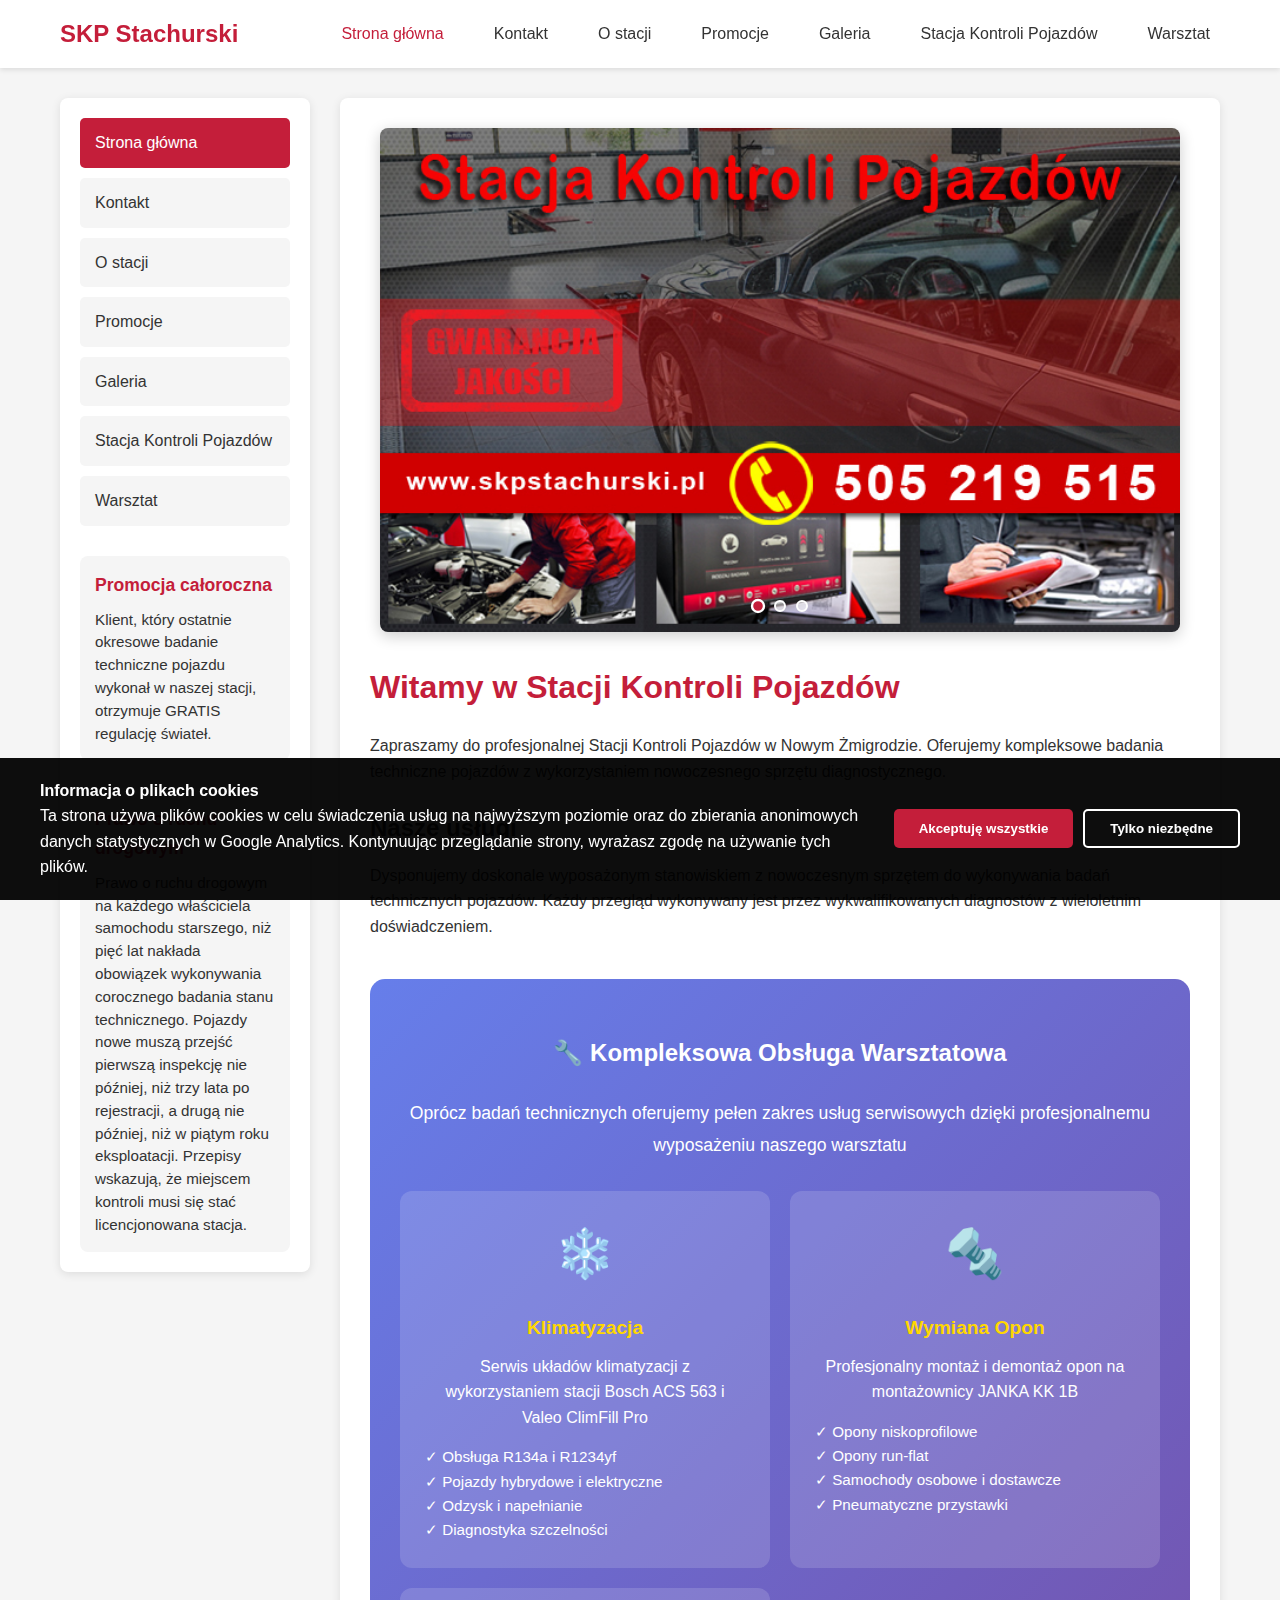
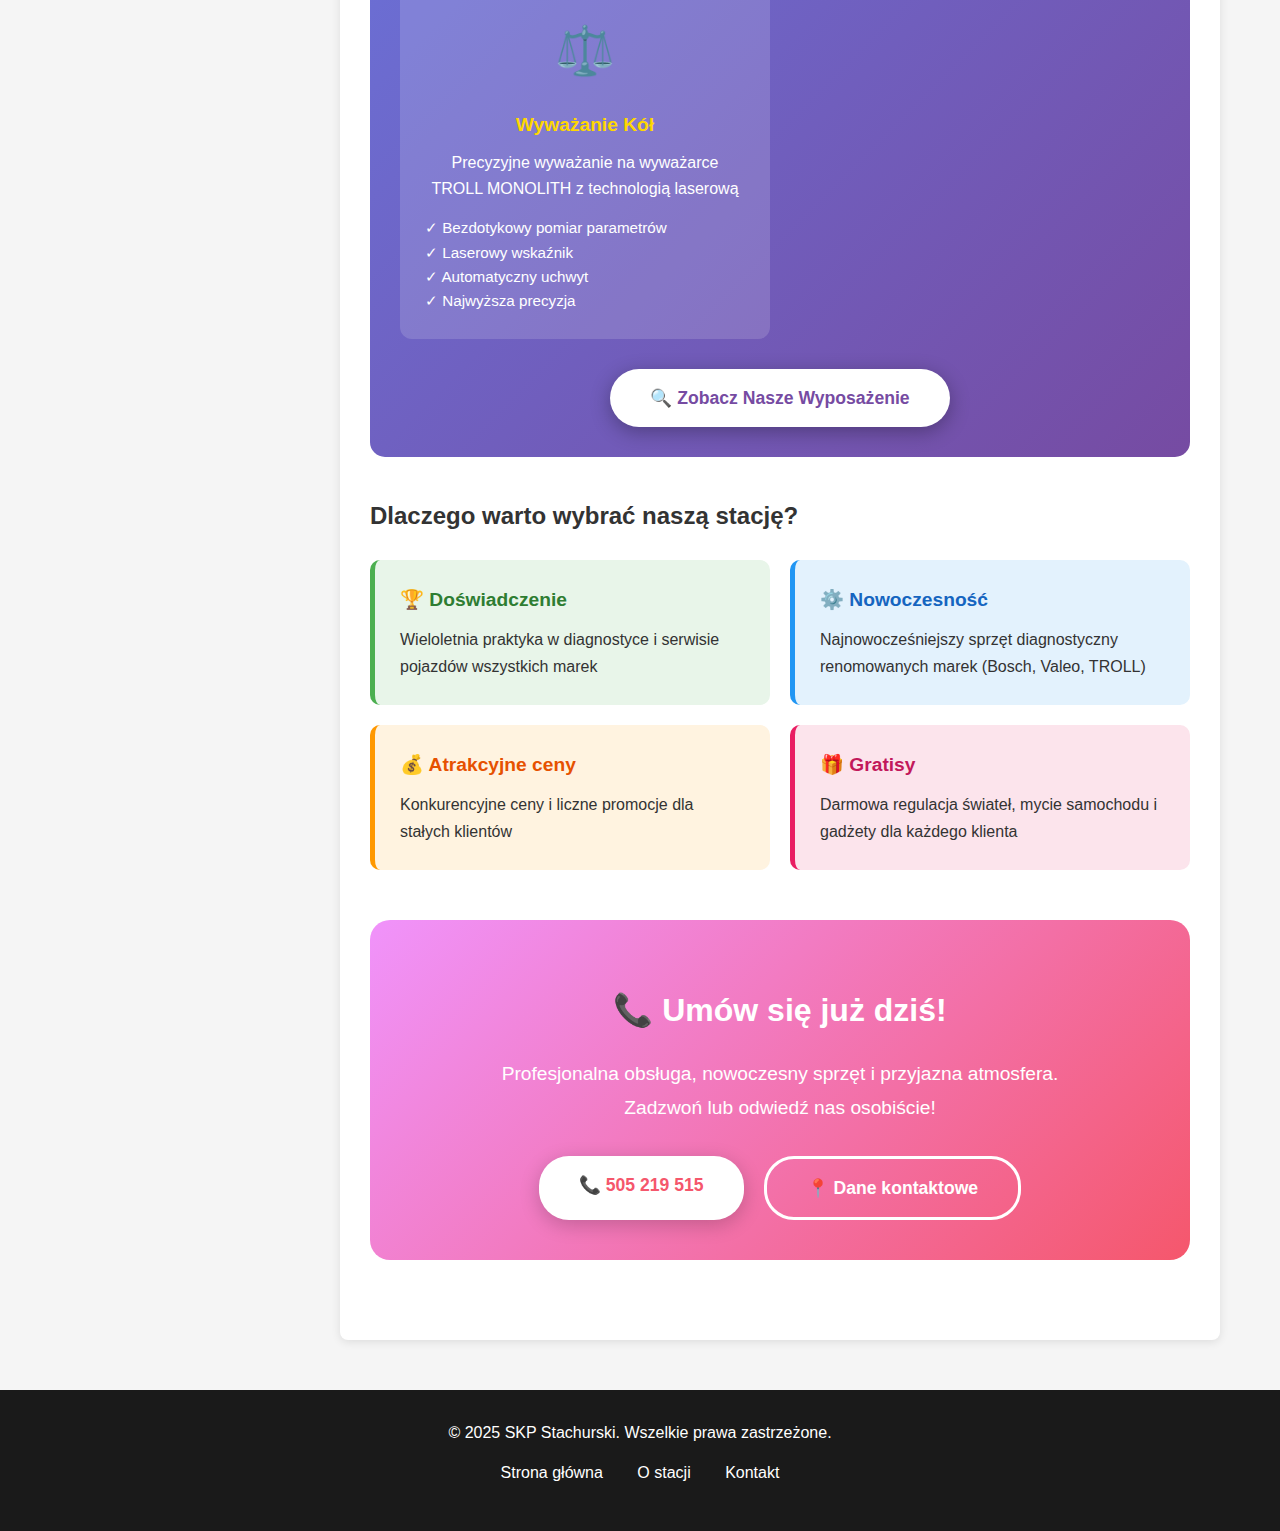
<file: index.html>
<!DOCTYPE html>
<html lang="pl">
<head>
    <meta charset="UTF-8">
    <meta name="viewport" content="width=device-width, initial-scale=1.0">
    <meta name="description" content="Podstawowa Stacja Kontroli Pojazdów w Nowym Żmigrodzie. Profesjonalne badania techniczne pojazdów. Darmowa regulacja świateł dla stałych klientów.">
    <meta name="keywords" content="stacja kontroli pojazdów, przegląd techniczny, badanie techniczne, Nowy Żmigród, SKP, przegląd samochodu">
    <meta name="author" content="SKP Stachurski">
    <meta name="robots" content="index, follow">
    
    <!-- Open Graph / Facebook -->
    <meta property="og:type" content="website">
    <meta property="og:url" content="https://skpstachurski.pl/">
    <meta property="og:title" content="Podstawowa Stacja Kontroli Pojazdów Nowy Żmigród">
    <meta property="og:description" content="Profesjonalne badania techniczne pojazdów. Darmowa regulacja świateł dla stałych klientów.">
    <meta property="og:image" content="https://skpstachurski.pl/images/2016/06/SKP_Nowy_Zmigrod_3.jpg">

    <!-- Twitter -->
    <meta property="twitter:card" content="summary_large_image">
    <meta property="twitter:url" content="https://skpstachurski.pl/">
    <meta property="twitter:title" content="Podstawowa Stacja Kontroli Pojazdów Nowy Żmigród">
    <meta property="twitter:description" content="Profesjonalne badania techniczne pojazdów. Darmowa regulacja świateł dla stałych klientów.">
    
    <title>Podstawowa Stacja Kontroli Pojazdów Nowy Żmigród | SKP Stachurski</title>
    
    <link rel="canonical" href="https://skpstachurski.pl/">
    <link rel="stylesheet" href="css/style.css">
    <link rel="icon" type="image/x-icon" href="favicon.ico">
    
    <!-- Preconnect dla szybszego ładowania -->
    <link rel="preconnect" href="https://www.googletagmanager.com">
        
    <!-- Google tag (gtag.js) -->
    <script async src="https://www.googletagmanager.com/gtag/js?id=G-8J4NC77F6V"></script>
    <script>
        window.dataLayer = window.dataLayer || [];
        function gtag(){dataLayer.push(arguments);}
        gtag('js', new Date());
        gtag('config', 'G-8J4NC77F6V');
    </script>    <!-- Schema.org markup dla Google -->
    
    <script type="application/ld+json">
    {
        "@context": "https://schema.org",
        "@type": "AutomotiveBusiness",
        "name": "Podstawowa Stacja Kontroli Pojazdów Stachurski",
        "description": "Profesjonalna stacja kontroli pojazdów w Nowym Żmigrodzie",
        "url": "https://skpstachurski.pl",
        "telephone": "+48505219515",
        "email": "biuro@skpstachurski.pl",
        "address": {
            "@type": "PostalAddress",
            "streetAddress": "ul. Dukielska 88A",
            "addressLocality": "Nowy Żmigród",
            "postalCode": "38-230",
            "addressCountry": "PL"
        },
        "openingHoursSpecification": [
            {
                "@type": "OpeningHoursSpecification",
                "dayOfWeek": ["Monday", "Tuesday", "Wednesday", "Thursday", "Friday"],
                "opens": "08:00",
                "closes": "19:00"
            },
            {
                "@type": "OpeningHoursSpecification",
                "dayOfWeek": "Saturday",
                "opens": "07:30",
                "closes": "15:00"
            }
        ],
        "priceRange": "$$",
        "sameAs": [
            "https://www.facebook.com/Stacja-Kontroli-Pojazdów-Stachurski-1530769927220812/"
        ]
    }
    </script>
</head>
<body>
    <!-- Header -->
    <header class="header">
        <div class="container">
            <nav class="nav-wrapper">
                <a href="index.html" class="logo">SKP Stachurski</a>
                <button class="mobile-menu-toggle" aria-label="Menu">☰</button>
                <ul class="nav-menu">
                    <li><a href="index.html" class="active">Strona główna</a></li>
                    <li><a href="kontakt.html">Kontakt</a></li>
                    <li><a href="o-stacji.html">O stacji</a></li>
                    <li><a href="promocje.html">Promocje</a></li>
                    <li><a href="galeria.html">Galeria</a></li>
                    <li><a href="stacja-kontroli.html">Stacja Kontroli Pojazdów</a></li>
                    <li><a href="wyposazenie.html">Warsztat</a></li>
                </ul>
            </nav>
        </div>
    </header>

    <!-- Main Content -->
    <main class="main-content">
        <!-- Sidebar -->
        <aside class="sidebar">
            <nav>
                <ul class="sidebar-menu">
                    <li><a href="index.html" class="active">Strona główna</a></li>
                    <li><a href="kontakt.html">Kontakt</a></li>
                    <li><a href="o-stacji.html">O stacji</a></li>
                    <li><a href="promocje.html">Promocje</a></li>
                    <li><a href="galeria.html">Galeria</a></li>
                    <li><a href="stacja-kontroli.html">Stacja Kontroli Pojazdów</a></li>
                    <li><a href="wyposazenie.html">Warsztat</a></li>
                </ul>
            </nav>

            <div class="sidebar-block">
                <h3>Promocja całoroczna</h3>
                <p>Klient, który ostatnie okresowe badanie techniczne pojazdu wykonał w naszej stacji, otrzymuje GRATIS regulację świateł.</p>
            </div>

            <div class="sidebar-block">
                <h3>Prawo o ruchu drogowym</h3>
                <p>Prawo o ruchu drogowym na każdego właściciela samochodu starszego, niż pięć lat nakłada obowiązek wykonywania corocznego badania stanu technicznego. Pojazdy nowe muszą przejść pierwszą inspekcję nie później, niż trzy lata po rejestracji, a drugą nie później, niż w piątym roku eksploatacji. Przepisy wskazują, że miejscem kontroli musi się stać licencjonowana stacja.</p>
            </div>
        </aside>

        <!-- Content -->
        <section class="content">
            <!-- Slider -->
            <div class="slider" id="main-slider">
                <div class="slider-container">
                    <div class="slider-slides">
                        <div class="slide active">
                            <img src="images/2015/11/SKP_Nowy_Zmigrod1.jpg" alt="Stacja Kontroli Pojazdów Nowy Żmigród - widok zewnętrzny" loading="eager">
                        </div>
                        <div class="slide">
                            <img src="images/2016/01/SKP_Nowy_Zmigrod_2.jpg" alt="Stacja Kontroli Pojazdów - stanowisko diagnostyczne" loading="lazy">
                        </div>
                        <div class="slide">
                            <img src="images/2016/06/SKP_Nowy_Zmigrod_3.jpg" alt="Stacja Kontroli Pojazdów - nowoczesne wyposażenie" loading="lazy">
                        </div>
                    </div>
                    <div class="slider-nav">
                        <span class="slider-dot active"></span>
                        <span class="slider-dot"></span>
                        <span class="slider-dot"></span>
                    </div>
                </div>
            </div>

            <article>
                <h1>Witamy w Stacji Kontroli Pojazdów</h1>
                <p>Zapraszamy do profesjonalnej Stacji Kontroli Pojazdów w Nowym Żmigrodzie. Oferujemy kompleksowe badania techniczne pojazdów z wykorzystaniem nowoczesnego sprzętu diagnostycznego.</p>
                
                <h2>Nasze usługi</h2>
                <p>Dysponujemy doskonale wyposażonym stanowiskiem z nowoczesnym sprzętem do wykonywania badań technicznych pojazdów. Każdy przegląd wykonywany jest przez wykwalifikowanych diagnostów z wieloletnim doświadczeniem.</p>

                <!-- NOWA SEKCJA - Dodatkowe usługi warsztatowe -->
                <div style="margin: 40px 0; padding: 30px; background: linear-gradient(135deg, #667eea 0%, #764ba2 100%); border-radius: 15px; color: white;">
                    <h2 style="color: white; text-align: center; margin-bottom: 25px;">🔧 Kompleksowa Obsługa Warsztatowa</h2>
                    <p style="font-size: 1.1rem; line-height: 1.8; text-align: center; margin-bottom: 30px;">
                        Oprócz badań technicznych oferujemy pełen zakres usług serwisowych dzięki profesjonalnemu wyposażeniu naszego warsztatu
                    </p>

                    <div style="display: grid; grid-template-columns: repeat(auto-fit, minmax(250px, 1fr)); gap: 20px; margin-top: 25px;">
                        <div style="background: rgba(255,255,255,0.15); padding: 25px; border-radius: 12px; text-align: center; transition: transform 0.3s;">
                            <div style="font-size: 3rem; margin-bottom: 15px;">❄️</div>
                            <h3 style="color: #ffd700; margin-bottom: 10px;">Klimatyzacja</h3>
                            <p style="line-height: 1.6; margin-bottom: 15px;">Serwis układów klimatyzacji z wykorzystaniem stacji Bosch ACS 563 i Valeo ClimFill Pro</p>
                            <ul style="text-align: left; list-style: none; padding: 0; font-size: 0.95rem;">
                                <li>✓ Obsługa R134a i R1234yf</li>
                                <li>✓ Pojazdy hybrydowe i elektryczne</li>
                                <li>✓ Odzysk i napełnianie</li>
                                <li>✓ Diagnostyka szczelności</li>
                            </ul>
                        </div>

                        <div style="background: rgba(255,255,255,0.15); padding: 25px; border-radius: 12px; text-align: center; transition: transform 0.3s;">
                            <div style="font-size: 3rem; margin-bottom: 15px;">🔩</div>
                            <h3 style="color: #ffd700; margin-bottom: 10px;">Wymiana Opon</h3>
                            <p style="line-height: 1.6; margin-bottom: 15px;">Profesjonalny montaż i demontaż opon na montażownicy JANKA KK 1B</p>
                            <ul style="text-align: left; list-style: none; padding: 0; font-size: 0.95rem;">
                                <li>✓ Opony niskoprofilowe</li>
                                <li>✓ Opony run-flat</li>
                                <li>✓ Samochody osobowe i dostawcze</li>
                                <li>✓ Pneumatyczne przystawki</li>
                            </ul>
                        </div>

                        <div style="background: rgba(255,255,255,0.15); padding: 25px; border-radius: 12px; text-align: center; transition: transform 0.3s;">
                            <div style="font-size: 3rem; margin-bottom: 15px;">⚖️</div>
                            <h3 style="color: #ffd700; margin-bottom: 10px;">Wyważanie Kół</h3>
                            <p style="line-height: 1.6; margin-bottom: 15px;">Precyzyjne wyważanie na wyważarce TROLL MONOLITH z technologią laserową</p>
                            <ul style="text-align: left; list-style: none; padding: 0; font-size: 0.95rem;">
                                <li>✓ Bezdotykowy pomiar parametrów</li>
                                <li>✓ Laserowy wskaźnik</li>
                                <li>✓ Automatyczny uchwyt</li>
                                <li>✓ Najwyższa precyzja</li>
                            </ul>
                        </div>
                    </div>

                    <div style="text-align: center; margin-top: 30px;">
                        <a href="wyposazenie.html" style="display: inline-block; padding: 15px 40px; background: white; color: #764ba2; text-decoration: none; border-radius: 30px; font-weight: bold; font-size: 1.1rem; transition: all 0.3s; box-shadow: 0 5px 20px rgba(0,0,0,0.3);">
                            🔍 Zobacz Nasze Wyposażenie
                        </a>
                    </div>
                </div>

                <!-- Dodatkowa sekcja informacyjna -->
                <div style="margin: 40px 0;">
                    <h2>Dlaczego warto wybrać naszą stację?</h2>
                    <div style="display: grid; grid-template-columns: repeat(auto-fit, minmax(280px, 1fr)); gap: 20px; margin-top: 25px;">
                        <div style="padding: 25px; background: #e8f5e9; border-radius: 10px; border-left: 5px solid #4caf50;">
                            <h3 style="color: #2e7d32; margin-top: 0;">🏆 Doświadczenie</h3>
                            <p style="color: #333; line-height: 1.7;">Wieloletnia praktyka w diagnostyce i serwisie pojazdów wszystkich marek</p>
                        </div>
                        <div style="padding: 25px; background: #e3f2fd; border-radius: 10px; border-left: 5px solid #2196f3;">
                            <h3 style="color: #1565c0; margin-top: 0;">⚙️ Nowoczesność</h3>
                            <p style="color: #333; line-height: 1.7;">Najnowocześniejszy sprzęt diagnostyczny renomowanych marek (Bosch, Valeo, TROLL)</p>
                        </div>
                        <div style="padding: 25px; background: #fff3e0; border-radius: 10px; border-left: 5px solid #ff9800;">
                            <h3 style="color: #e65100; margin-top: 0;">💰 Atrakcyjne ceny</h3>
                            <p style="color: #333; line-height: 1.7;">Konkurencyjne ceny i liczne promocje dla stałych klientów</p>
                        </div>
                        <div style="padding: 25px; background: #fce4ec; border-radius: 10px; border-left: 5px solid #e91e63;">
                            <h3 style="color: #c2185b; margin-top: 0;">🎁 Gratisy</h3>
                            <p style="color: #333; line-height: 1.7;">Darmowa regulacja świateł, mycie samochodu i gadżety dla każdego klienta</p>
                        </div>
                    </div>
                </div>

                <!-- Call to Action -->
                <div style="margin: 50px 0; padding: 40px; background: linear-gradient(135deg, #f093fb 0%, #f5576c 100%); border-radius: 20px; color: white; text-align: center;">
                    <h2 style="color: white; margin-bottom: 20px; font-size: 2rem;">📞 Umów się już dziś!</h2>
                    <p style="font-size: 1.2rem; margin-bottom: 30px; line-height: 1.8;">
                        Profesjonalna obsługa, nowoczesny sprzęt i przyjazna atmosfera.<br>
                        Zadzwoń lub odwiedź nas osobiście!
                    </p>
                    <div style="display: flex; gap: 20px; justify-content: center; flex-wrap: wrap;">
                        <a href="tel:+48505219515" style="display: inline-block; padding: 15px 40px; background: white; color: #f5576c; text-decoration: none; border-radius: 30px; font-weight: bold; font-size: 1.1rem; transition: all 0.3s; box-shadow: 0 5px 20px rgba(0,0,0,0.2);">
                            📞 505 219 515
                        </a>
                        <a href="kontakt.html" style="display: inline-block; padding: 15px 40px; background: transparent; color: white; text-decoration: none; border: 3px solid white; border-radius: 30px; font-weight: bold; font-size: 1.1rem; transition: all 0.3s;">
                            📍 Dane kontaktowe
                        </a>
                    </div>
                </div>
            </article>
        </section>
    </main>

    <!-- Footer -->
    <footer class="footer">
        <div class="footer-content">
            <p>&copy; 2025 SKP Stachurski. Wszelkie prawa zastrzeżone.</p>
            <div class="footer-links">
                <a href="index.html">Strona główna</a>
                <a href="o-stacji.html">O stacji</a>
                <a href="kontakt.html">Kontakt</a>
            </div>
        </div>
    </footer>

    <!-- Cookie Notice -->
    <div id="cookie-notice" class="cookie-notice">
        <div class="cookie-notice-container">
            <div class="cookie-notice-text">
                <strong>Informacja o plikach cookies</strong><br>
                Ta strona używa plików cookies w celu świadczenia usług na najwyższym poziomie oraz do zbierania anonimowych danych statystycznych w Google Analytics. Kontynuując przeglądanie strony, wyrażasz zgodę na używanie tych plików.
            </div>
            <div class="cookie-notice-buttons">
                <button id="cookie-accept" class="cookie-btn cookie-btn-accept">Akceptuję wszystkie</button>
                <button id="cookie-necessary" class="cookie-btn cookie-btn-settings">Tylko niezbędne</button>
            </div>
        </div>
    </div>

    <script src="js/main.js"></script>
</body>
</html>
</file>
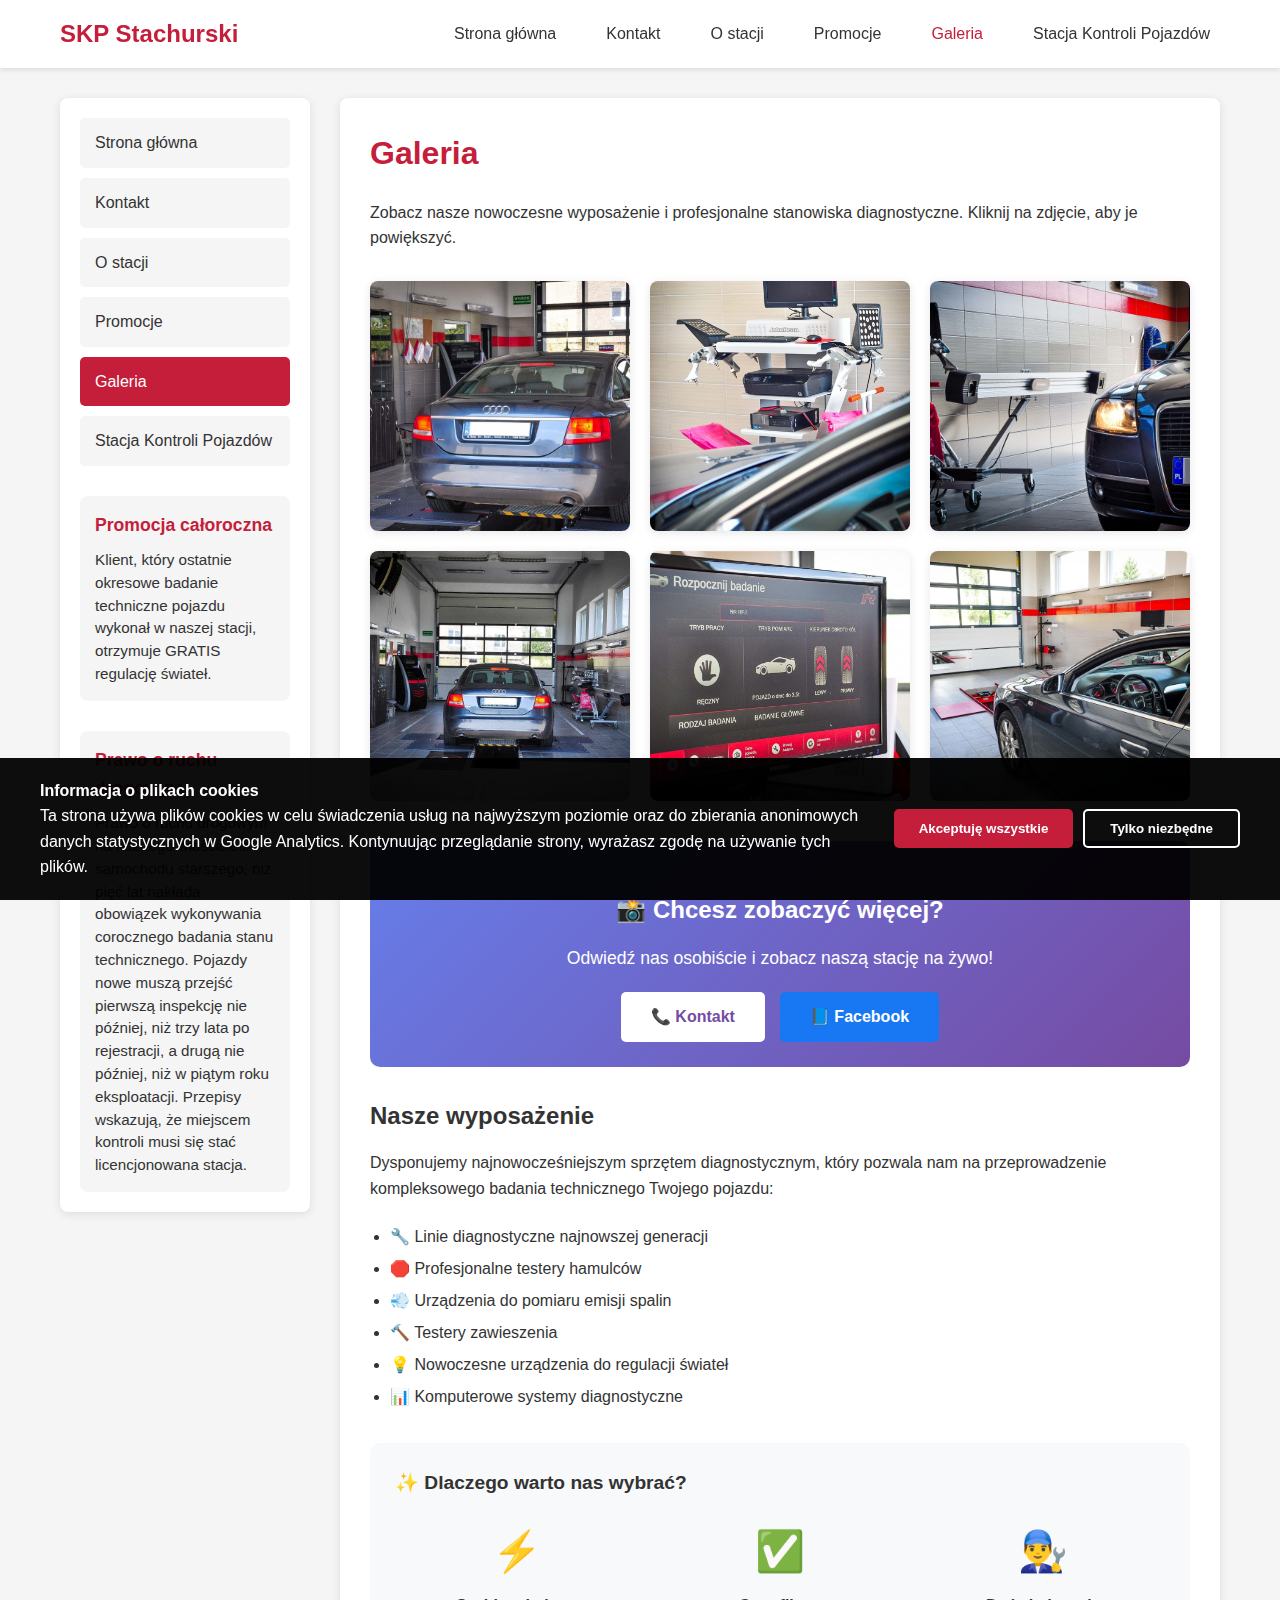
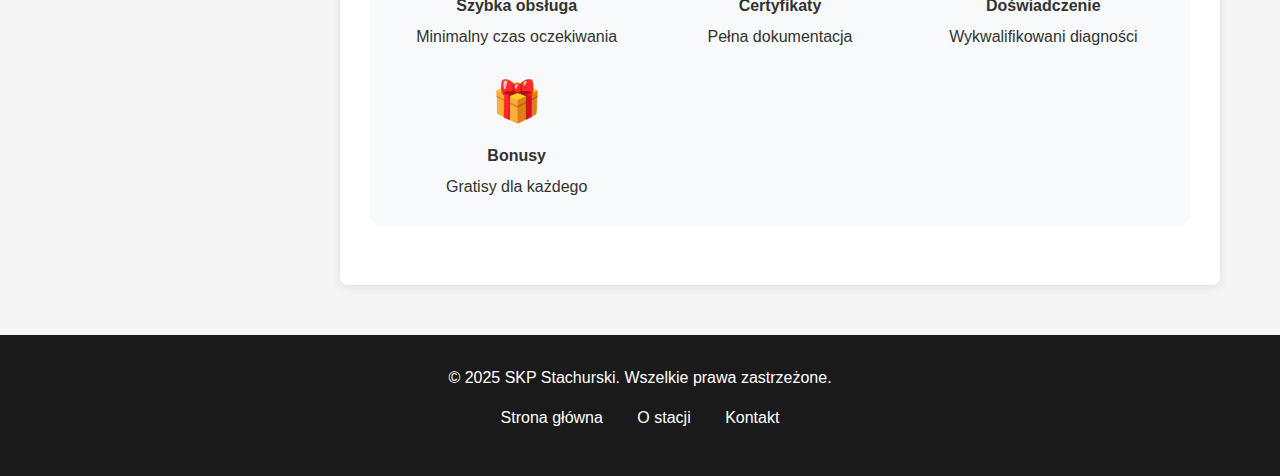
<file: galeria.html>
<!DOCTYPE html>
<html lang="pl">
<head>
    <meta charset="UTF-8">
    <meta name="viewport" content="width=device-width, initial-scale=1.0">
    <meta name="description" content="Galeria zdjęć Stacji Kontroli Pojazdów w Nowym Żmigrodzie. Zobacz nasze wyposażenie i wnętrza stacji.">
    <meta name="keywords" content="galeria, zdjęcia, stacja kontroli pojazdów, Nowy Żmigród, wyposażenie">
    <title>Galeria | Podstawowa Stacja Kontroli Pojazdów Nowy Żmigród</title>
    <link rel="canonical" href="https://skpstachurski.pl/galeria.html">
    <link rel="stylesheet" href="css/style.css">
    <link rel="icon" type="image/x-icon" href="favicon.ico">

    <!-- Google tag (gtag.js) -->
    <script async src="https://www.googletagmanager.com/gtag/js?id=G-8J4NC77F6V"></script>
    <script>
      window.dataLayer = window.dataLayer || [];
      function gtag(){dataLayer.push(arguments);}
      gtag('js', new Date());

      gtag('config', 'G-8J4NC77F6V');
    </script>

</head>
<body>
    <!-- Header -->
    <header class="header">
        <div class="container">
            <nav class="nav-wrapper">
                <a href="index.html" class="logo">SKP Stachurski</a>
                <button class="mobile-menu-toggle" aria-label="Menu">☰</button>
                <ul class="nav-menu">
                    <li><a href="index.html">Strona główna</a></li>
                    <li><a href="kontakt.html">Kontakt</a></li>
                    <li><a href="o-stacji.html">O stacji</a></li>
                    <li><a href="promocje.html">Promocje</a></li>
                    <li><a href="galeria.html" class="active">Galeria</a></li>
                    <li><a href="stacja-kontroli.html">Stacja Kontroli Pojazdów</a></li>
                </ul>
            </nav>
        </div>
    </header>

    <!-- Main Content -->
    <main class="main-content">
        <!-- Sidebar -->
        <aside class="sidebar">
            <nav>
                <ul class="sidebar-menu">
                    <li><a href="index.html">Strona główna</a></li>
                    <li><a href="kontakt.html">Kontakt</a></li>
                    <li><a href="o-stacji.html">O stacji</a></li>
                    <li><a href="promocje.html">Promocje</a></li>
                    <li><a href="galeria.html" class="active">Galeria</a></li>
                    <li><a href="stacja-kontroli.html">Stacja Kontroli Pojazdów</a></li>
                </ul>
            </nav>

            <div class="sidebar-block">
                <h3>Promocja całoroczna</h3>
                <p>Klient, który ostatnie okresowe badanie techniczne pojazdu wykonał w naszej stacji, otrzymuje GRATIS regulację świateł.</p>
            </div>

            <div class="sidebar-block">
                <h3>Prawo o ruchu drogowym</h3>
                <p>Prawo o ruchu drogowym na każdego właściciela samochodu starszego, niż pięć lat nakłada obowiązek wykonywania corocznego badania stanu technicznego. Pojazdy nowe muszą przejść pierwszą inspekcję nie później, niż trzy lata po rejestracji, a drugą nie później, niż w piątym roku eksploatacji. Przepisy wskazują, że miejscem kontroli musi się stać licencjonowana stacja.</p>
            </div>
        </aside>

        <!-- Content -->
        <section class="content">
            <article>
                <h1>Galeria</h1>
                <p>Zobacz nasze nowoczesne wyposażenie i profesjonalne stanowiska diagnostyczne. Kliknij na zdjęcie, aby je powiększyć.</p>

                <div class="gallery">
                    <div class="gallery-item">
                        <img src="images/2016/06/SKP_Nowy_Zmigrod_3.jpg" alt="Stacja Kontroli Pojazdów - widok zewnętrzny budynku" loading="lazy">
                    </div>
                    <div class="gallery-item">
                        <img src="images/2016/01/SKP_Nowy_Zmigrod_linia_2.jpg" alt="Stanowisko diagnostyczne z nowoczesnym wyposażeniem" loading="lazy">
                    </div>
                    <div class="gallery-item">
                        <img src="images/2016/01/SKP_Nowy_Zmigrod_2.jpg" alt="Widok wnętrza stacji kontroli pojazdów" loading="lazy">
                    </div>
                    <div class="gallery-item">
                        <img src="images/2015/11/DSC_0312.jpg" alt="Hala diagnostyczna z profesjonalnym sprzętem" loading="lazy">
                    </div>
                    <div class="gallery-item">
                        <img src="images/2015/11/DSC_0304-e1452445320693.jpg" alt="Certyfikowany sprzęt diagnostyczny" loading="lazy">
                    </div>
                    <div class="gallery-item">
                        <img src="images/2016/01/SKP_Nowy_Zmigrod_linia_1.jpg" alt="Urządzenia diagnostyczne Certus" loading="lazy">
                    </div>
                </div>

                <div style="margin-top: 40px; padding: 25px; background: linear-gradient(135deg, #667eea 0%, #764ba2 100%); border-radius: 10px; color: white; text-align: center;">
                    <h2 style="color: white; margin-bottom: 15px;">📸 Chcesz zobaczyć więcej?</h2>
                    <p style="font-size: 1.1rem; margin-bottom: 20px;">Odwiedź nas osobiście i zobacz naszą stację na żywo!</p>
                    <div style="display: flex; gap: 15px; justify-content: center; flex-wrap: wrap;">
                        <a href="kontakt.html" style="display: inline-block; padding: 12px 30px; background: white; color: #764ba2; text-decoration: none; border-radius: 5px; font-weight: bold; transition: all 0.3s;">
                            📞 Kontakt
                        </a>
                        <a href="https://www.facebook.com/Stacja-Kontroli-Pojazdów-Stachurski-1530769927220812/" target="_blank" rel="noopener noreferrer" style="display: inline-block; padding: 12px 30px; background: #1877f2; color: white; text-decoration: none; border-radius: 5px; font-weight: bold; transition: all 0.3s;">
                            📘 Facebook
                        </a>
                    </div>
                </div>

                <div style="margin-top: 30px;">
                    <h2>Nasze wyposażenie</h2>
                    <p>Dysponujemy najnowocześniejszym sprzętem diagnostycznym, który pozwala nam na przeprowadzenie kompleksowego badania technicznego Twojego pojazdu:</p>
                    <ul style="line-height: 2; margin: 20px 0 20px 20px;">
                        <li>🔧 Linie diagnostyczne najnowszej generacji</li>
                        <li>🛑 Profesjonalne testery hamulców</li>
                        <li>💨 Urządzenia do pomiaru emisji spalin</li>
                        <li>🔨 Testery zawieszenia</li>
                        <li>💡 Nowoczesne urządzenia do regulacji świateł</li>
                        <li>📊 Komputerowe systemy diagnostyczne</li>
                    </ul>
                </div>

                <div style="background: #f8f9fa; padding: 25px; border-radius: 10px; margin: 30px 0;">
                    <h3 style="margin-top: 0;">✨ Dlaczego warto nas wybrać?</h3>
                    <div style="display: grid; grid-template-columns: repeat(auto-fit, minmax(200px, 1fr)); gap: 20px; margin-top: 20px;">
                        <div style="text-align: center;">
                            <div style="font-size: 2.5rem; margin-bottom: 10px;">⚡</div>
                            <strong>Szybka obsługa</strong>
                            <p style="margin: 5px 0 0;">Minimalny czas oczekiwania</p>
                        </div>
                        <div style="text-align: center;">
                            <div style="font-size: 2.5rem; margin-bottom: 10px;">✅</div>
                            <strong>Certyfikaty</strong>
                            <p style="margin: 5px 0 0;">Pełna dokumentacja</p>
                        </div>
                        <div style="text-align: center;">
                            <div style="font-size: 2.5rem; margin-bottom: 10px;">👨‍🔧</div>
                            <strong>Doświadczenie</strong>
                            <p style="margin: 5px 0 0;">Wykwalifikowani diagności</p>
                        </div>
                        <div style="text-align: center;">
                            <div style="font-size: 2.5rem; margin-bottom: 10px;">🎁</div>
                            <strong>Bonusy</strong>
                            <p style="margin: 5px 0 0;">Gratisy dla każdego</p>
                        </div>
                    </div>
                </div>
            </article>
        </section>
    </main>

    <!-- Footer -->
    <footer class="footer">
        <div class="footer-content">
            <p>&copy; 2025 SKP Stachurski. Wszelkie prawa zastrzeżone.</p>
            <div class="footer-links">
                <a href="index.html">Strona główna</a>
                <a href="o-stacji.html">O stacji</a>
                <a href="kontakt.html">Kontakt</a>
            </div>
        </div>
    </footer>

    <!-- Cookie Notice -->
    <div id="cookie-notice" class="cookie-notice">
        <div class="cookie-notice-container">
            <div class="cookie-notice-text">
                <strong>Informacja o plikach cookies</strong><br>
                Ta strona używa plików cookies w celu świadczenia usług na najwyższym poziomie oraz do zbierania anonimowych danych statystycznych w Google Analytics. Kontynuując przeglądanie strony, wyrażasz zgodę na używanie tych plików.
            </div>
            <div class="cookie-notice-buttons">
                <button id="cookie-accept" class="cookie-btn cookie-btn-accept">Akceptuję wszystkie</button>
                <button id="cookie-necessary" class="cookie-btn cookie-btn-settings">Tylko niezbędne</button>
            </div>
        </div>
    </div>

    <script src="js/main.js"></script>
</body>
</html>
</file>
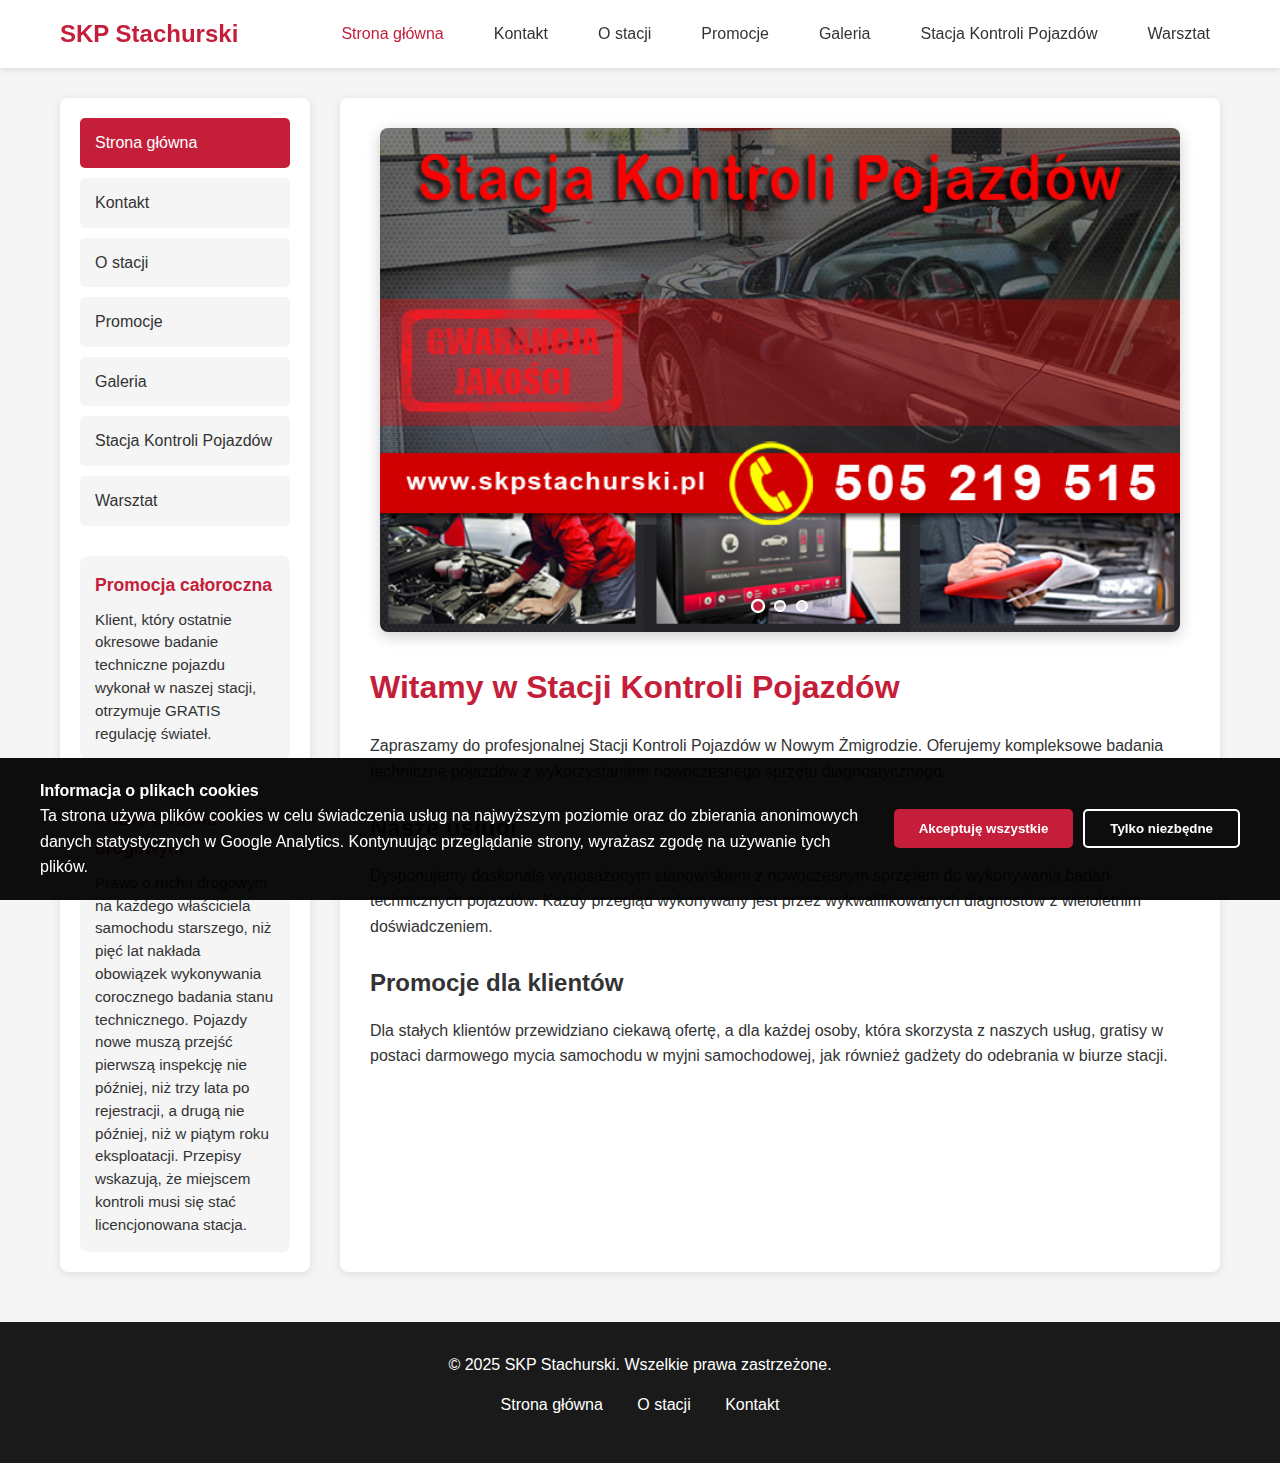
<file: index copy.html>
<!DOCTYPE html>
<html lang="pl">
<head>
    <meta charset="UTF-8">
    <meta name="viewport" content="width=device-width, initial-scale=1.0">
    <meta name="description" content="Podstawowa Stacja Kontroli Pojazdów w Nowym Żmigrodzie. Profesjonalne badania techniczne pojazdów. Darmowa regulacja świateł dla stałych klientów.">
    <meta name="keywords" content="stacja kontroli pojazdów, przegląd techniczny, badanie techniczne, Nowy Żmigród, SKP, przegląd samochodu">
    <meta name="author" content="SKP Stachurski">
    <meta name="robots" content="index, follow">
    
    <!-- Open Graph / Facebook -->
    <meta property="og:type" content="website">
    <meta property="og:url" content="https://skpstachurski.pl/">
    <meta property="og:title" content="Podstawowa Stacja Kontroli Pojazdów Nowy Żmigród">
    <meta property="og:description" content="Profesjonalne badania techniczne pojazdów. Darmowa regulacja świateł dla stałych klientów.">
    <meta property="og:image" content="https://skpstachurski.pl/images/2016/06/SKP_Nowy_Zmigrod_3.jpg">

    <!-- Twitter -->
    <meta property="twitter:card" content="summary_large_image">
    <meta property="twitter:url" content="https://skpstachurski.pl/">
    <meta property="twitter:title" content="Podstawowa Stacja Kontroli Pojazdów Nowy Żmigród">
    <meta property="twitter:description" content="Profesjonalne badania techniczne pojazdów. Darmowa regulacja świateł dla stałych klientów.">
    
    <title>Podstawowa Stacja Kontroli Pojazdów Nowy Żmigród | SKP Stachurski</title>
    
    <link rel="canonical" href="https://skpstachurski.pl/">
    <link rel="stylesheet" href="css/style.css">
    <link rel="icon" type="image/x-icon" href="favicon.ico">
    
    <!-- Preconnect dla szybszego ładowania -->
    <link rel="preconnect" href="https://www.googletagmanager.com">
        
    <!-- Google tag (gtag.js) -->
    <script async src="https://www.googletagmanager.com/gtag/js?id=G-8J4NC77F6V"></script>
    <script>
        window.dataLayer = window.dataLayer || [];
        function gtag(){dataLayer.push(arguments);}
        gtag('js', new Date());
        gtag('config', 'G-8J4NC77F6V');
    </script>    <!-- Schema.org markup dla Google -->
    
    <script type="application/ld+json">
    {
        "@context": "https://schema.org",
        "@type": "AutomotiveBusiness",
        "name": "Podstawowa Stacja Kontroli Pojazdów Stachurski",
        "description": "Profesjonalna stacja kontroli pojazdów w Nowym Żmigrodzie",
        "url": "https://skpstachurski.pl",
        "telephone": "+48505219515",
        "email": "biuro@skpstachurski.pl",
        "address": {
            "@type": "PostalAddress",
            "streetAddress": "ul. Dukielska 88",
            "addressLocality": "Nowy Żmigród",
            "postalCode": "38-230",
            "addressCountry": "PL"
        },
        "openingHoursSpecification": [
            {
                "@type": "OpeningHoursSpecification",
                "dayOfWeek": ["Monday", "Tuesday", "Wednesday", "Thursday", "Friday"],
                "opens": "08:00",
                "closes": "19:00"
            },
            {
                "@type": "OpeningHoursSpecification",
                "dayOfWeek": "Saturday",
                "opens": "07:30",
                "closes": "15:00"
            }
        ],
        "priceRange": "$$",
        "sameAs": [
            "https://www.facebook.com/Stacja-Kontroli-Pojazdów-Stachurski-1530769927220812/"
        ]
    }
    </script>
</head>
<body>
    <!-- Header -->
    <header class="header">
        <div class="container">
            <nav class="nav-wrapper">
                <a href="index.html" class="logo">SKP Stachurski</a>
                <button class="mobile-menu-toggle" aria-label="Menu">☰</button>
                <ul class="nav-menu">
                    <li><a href="index.html" class="active">Strona główna</a></li>
                    <li><a href="kontakt.html">Kontakt</a></li>
                    <li><a href="o-stacji.html">O stacji</a></li>
                    <li><a href="promocje.html">Promocje</a></li>
                    <li><a href="galeria.html">Galeria</a></li>
                    <li><a href="stacja-kontroli.html">Stacja Kontroli Pojazdów</a></li>
                    <li><a href="wyposazenie.html">Warsztat</a></li>
                </ul>
            </nav>
        </div>
    </header>

    <!-- Main Content -->
    <main class="main-content">
        <!-- Sidebar -->
        <aside class="sidebar">
            <nav>
                <ul class="sidebar-menu">
                    <li><a href="index.html" class="active">Strona główna</a></li>
                    <li><a href="kontakt.html">Kontakt</a></li>
                    <li><a href="o-stacji.html">O stacji</a></li>
                    <li><a href="promocje.html">Promocje</a></li>
                    <li><a href="galeria.html">Galeria</a></li>
                    <li><a href="stacja-kontroli.html">Stacja Kontroli Pojazdów</a></li>
                    <li><a href="wyposazenie.html">Warsztat</a></li>
                </ul>
            </nav>

            <div class="sidebar-block">
                <h3>Promocja całoroczna</h3>
                <p>Klient, który ostatnie okresowe badanie techniczne pojazdu wykonał w naszej stacji, otrzymuje GRATIS regulację świateł.</p>
            </div>

            <div class="sidebar-block">
                <h3>Prawo o ruchu drogowym</h3>
                <p>Prawo o ruchu drogowym na każdego właściciela samochodu starszego, niż pięć lat nakłada obowiązek wykonywania corocznego badania stanu technicznego. Pojazdy nowe muszą przejść pierwszą inspekcję nie później, niż trzy lata po rejestracji, a drugą nie później, niż w piątym roku eksploatacji. Przepisy wskazują, że miejscem kontroli musi się stać licencjonowana stacja.</p>
            </div>
        </aside>

        <!-- Content -->
        <section class="content">
            <!-- Slider -->
            <div class="slider" id="main-slider">
                <div class="slider-container">
                    <div class="slider-slides">
                        <div class="slide active">
                            <img src="images/2015/11/SKP_Nowy_Zmigrod1.jpg" alt="Stacja Kontroli Pojazdów Nowy Żmigród - widok zewnętrzny" loading="eager">
                        </div>
                        <div class="slide">
                            <img src="images/2016/01/SKP_Nowy_Zmigrod_2.jpg" alt="Stacja Kontroli Pojazdów - stanowisko diagnostyczne" loading="lazy">
                        </div>
                        <div class="slide">
                            <img src="images/2016/06/SKP_Nowy_Zmigrod_3.jpg" alt="Stacja Kontroli Pojazdów - nowoczesne wyposażenie" loading="lazy">
                        </div>
                    </div>
                    <div class="slider-nav">
                        <span class="slider-dot active"></span>
                        <span class="slider-dot"></span>
                        <span class="slider-dot"></span>
                    </div>
                </div>
            </div>

            <article>
                <h1>Witamy w Stacji Kontroli Pojazdów</h1>
                <p>Zapraszamy do profesjonalnej Stacji Kontroli Pojazdów w Nowym Żmigrodzie. Oferujemy kompleksowe badania techniczne pojazdów z wykorzystaniem nowoczesnego sprzętu diagnostycznego.</p>
                
                <h2>Nasze usługi</h2>
                <p>Dysponujemy doskonale wyposażonym stanowiskiem z nowoczesnym sprzętem do wykonywania badań technicznych pojazdów. Każdy przegląd wykonywany jest przez wykwalifikowanych diagnostów z wieloletnim doświadczeniem.</p>

                <h2>Promocje dla klientów</h2>
                <p>Dla stałych klientów przewidziano ciekawą ofertę, a dla każdej osoby, która skorzysta z naszych usług, gratisy w postaci darmowego mycia samochodu w myjni samochodowej, jak również gadżety do odebrania w biurze stacji.</p>

             </article>
        </section>
    </main>

    <!-- Footer -->
    <footer class="footer">
        <div class="footer-content">
            <p>&copy; 2025 SKP Stachurski. Wszelkie prawa zastrzeżone.</p>
            <div class="footer-links">
                <a href="index.html">Strona główna</a>
                <a href="o-stacji.html">O stacji</a>
                <a href="kontakt.html">Kontakt</a>
            </div>
        </div>
    </footer>

    <!-- Cookie Notice -->
    <div id="cookie-notice" class="cookie-notice">
        <div class="cookie-notice-container">
            <div class="cookie-notice-text">
                <strong>Informacja o plikach cookies</strong><br>
                Ta strona używa plików cookies w celu świadczenia usług na najwyższym poziomie oraz do zbierania anonimowych danych statystycznych w Google Analytics. Kontynuując przeglądanie strony, wyrażasz zgodę na używanie tych plików.
            </div>
            <div class="cookie-notice-buttons">
                <button id="cookie-accept" class="cookie-btn cookie-btn-accept">Akceptuję wszystkie</button>
                <button id="cookie-necessary" class="cookie-btn cookie-btn-settings">Tylko niezbędne</button>
            </div>
        </div>
    </div>

    <script src="js/main.js"></script>
</body>
</html>
</file>
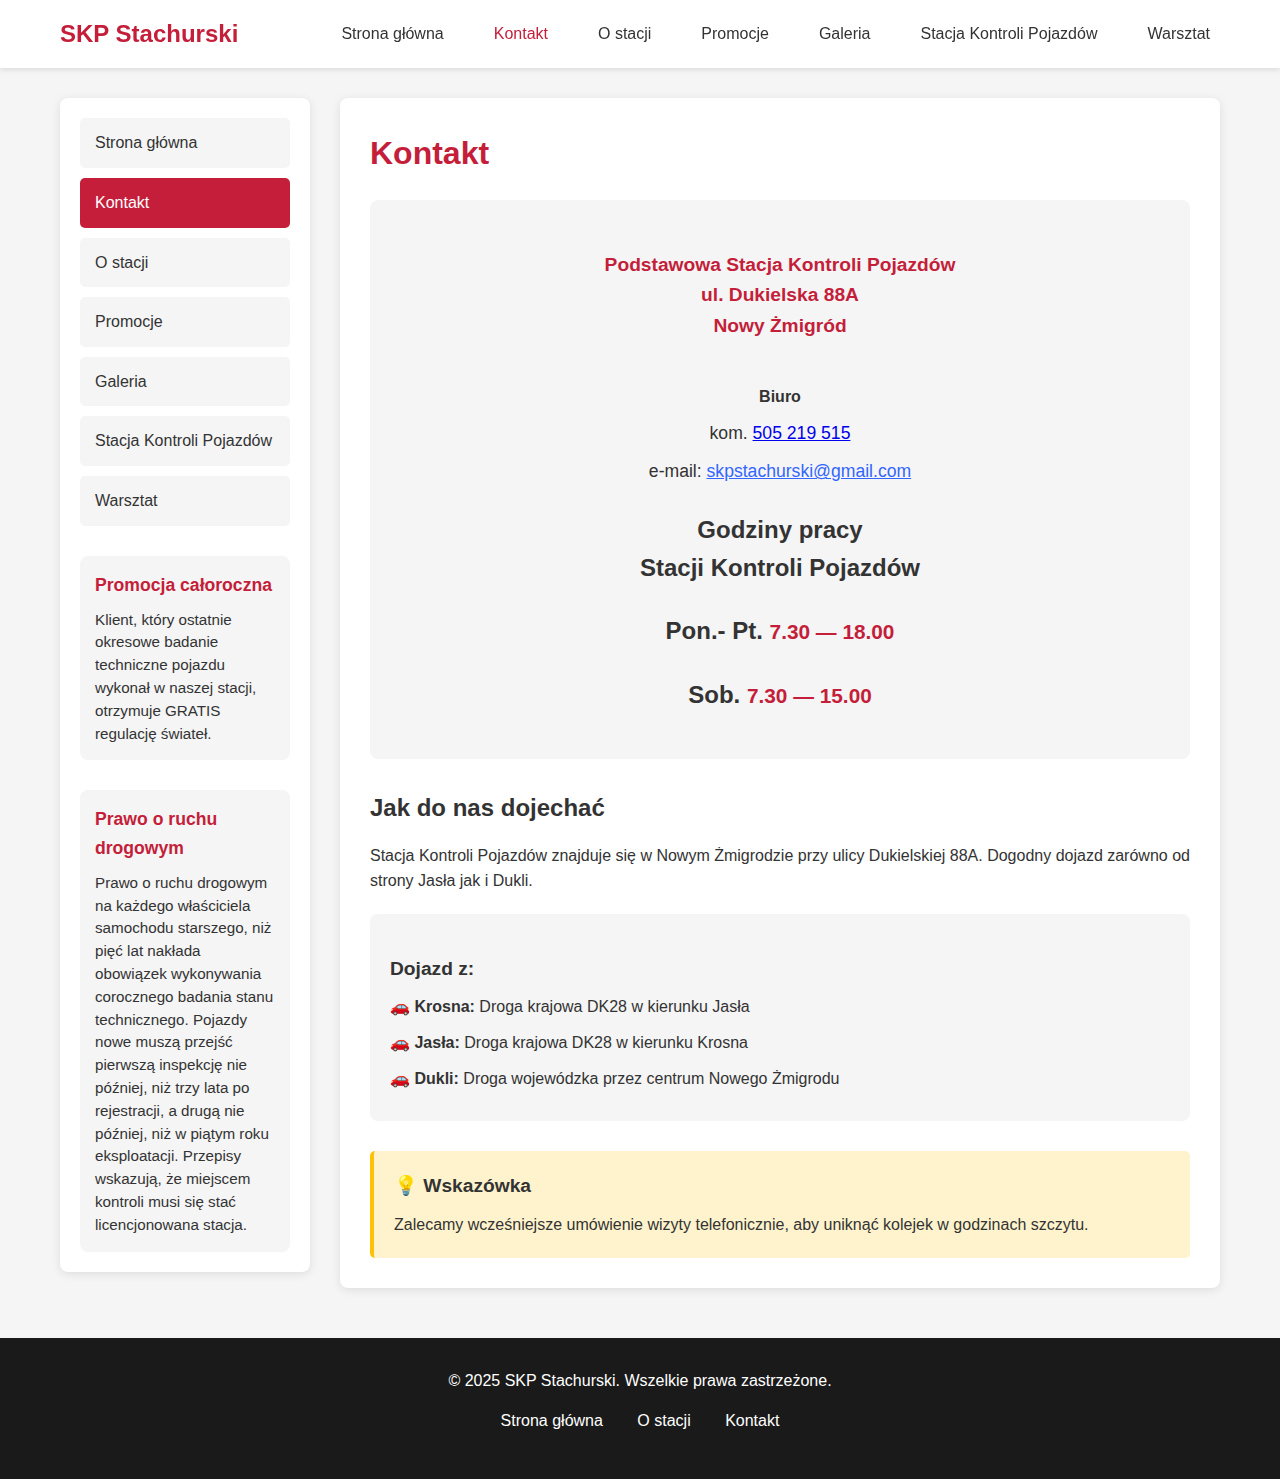
<file: kontakt.html>
<!DOCTYPE html>
<html lang="pl">
<head>
    <meta charset="UTF-8">
    <meta name="viewport" content="width=device-width, initial-scale=1.0">
    <meta name="description" content="Kontakt - Stacja Kontroli Pojazdów Nowy Żmigród. Tel: 505 219 515, ul. Dukielska 88A. Godziny otwarcia: Pon-Pt 8:00-19:00, Sob 7:30-15:00">
    <meta name="keywords" content="kontakt, stacja kontroli pojazdów, Nowy Żmigród, telefon, godziny otwarcia">
    <title>Kontakt | Podstawowa Stacja Kontroli Pojazdów Nowy Żmigród</title>
    <link rel="canonical" href="https://skpstachurski.pl/kontakt.html">
    <link rel="stylesheet" href="css/style.css">
    <link rel="icon" type="image/x-icon" href="favicon.ico">

    <!-- Google tag (gtag.js) -->
    <script async src="https://www.googletagmanager.com/gtag/js?id=G-8J4NC77F6V"></script>
    <script>
      window.dataLayer = window.dataLayer || [];
      function gtag(){dataLayer.push(arguments);}
      gtag('js', new Date());

      gtag('config', 'G-8J4NC77F6V');
    </script>

</head>
<body>
    <!-- Header -->
    <header class="header">
        <div class="container">
            <nav class="nav-wrapper">
                <a href="index.html" class="logo">SKP Stachurski</a>
                <button class="mobile-menu-toggle" aria-label="Menu">☰</button>
                <ul class="nav-menu">
                    <li><a href="index.html">Strona główna</a></li>
                    <li><a href="kontakt.html" class="active">Kontakt</a></li>
                    <li><a href="o-stacji.html">O stacji</a></li>
                    <li><a href="promocje.html">Promocje</a></li>
                    <li><a href="galeria.html">Galeria</a></li>
                    <li><a href="stacja-kontroli.html">Stacja Kontroli Pojazdów</a></li>
                    <li><a href="wyposazenie.html">Warsztat</a></li>
                </ul>
            </nav>
        </div>
    </header>

    <!-- Main Content -->
    <main class="main-content">
        <!-- Sidebar -->
        <aside class="sidebar">
            <nav>
                <ul class="sidebar-menu">
                    <li><a href="index.html">Strona główna</a></li>
                    <li><a href="kontakt.html" class="active">Kontakt</a></li>
                    <li><a href="o-stacji.html">O stacji</a></li>
                    <li><a href="promocje.html">Promocje</a></li>
                    <li><a href="galeria.html">Galeria</a></li>
                    <li><a href="stacja-kontroli.html">Stacja Kontroli Pojazdów</a></li>
                    <li><a href="wyposazenie.html">Warsztat</a></li>
                </ul>
            </nav>

            <div class="sidebar-block">
                <h3>Promocja całoroczna</h3>
                <p>Klient, który ostatnie okresowe badanie techniczne pojazdu wykonał w naszej stacji, otrzymuje GRATIS regulację świateł.</p>
            </div>

            <div class="sidebar-block">
                <h3>Prawo o ruchu drogowym</h3>
                <p>Prawo o ruchu drogowym na każdego właściciela samochodu starszego, niż pięć lat nakłada obowiązek wykonywania corocznego badania stanu technicznego. Pojazdy nowe muszą przejść pierwszą inspekcję nie później, niż trzy lata po rejestracji, a drugą nie później, niż w piątym roku eksploatacji. Przepisy wskazują, że miejscem kontroli musi się stać licencjonowana stacja.</p>
            </div>
        </aside>

        <!-- Content -->
        <section class="content">
            <article>
                <h1>Kontakt</h1>
                
                <div class="contact-info">
                    <h3>Podstawowa Stacja Kontroli Pojazdów<br>
                    ul. Dukielska 88A<br>
                    Nowy Żmigród</h3>
                    
                    <hr>
                    
                    <strong>Biuro</strong>
                    <p>kom. <a href="tel:+48505219515">505 219 515</a></p>
                    <p>e-mail: <a href="mailto:skpstachurski@gmail.com" class="text-blue">skpstachurski@gmail.com</a></p>
                    <h2>Godziny pracy<br>Stacji Kontroli Pojazdów</h2>
                    
                    <h2>Pon.- Pt. <span class="hours text-red">7.30 — 18.00</span></h2>
                    <h2>Sob. <span class="hours text-red">7.30 — 15.00</span></h2>
                </div>

                <div style="margin-top: 30px;">
                    <h2>Jak do nas dojechać</h2>
                    <p>Stacja Kontroli Pojazdów znajduje się w Nowym Żmigrodzie przy ulicy Dukielskiej 88A. Dogodny dojazd zarówno od strony Jasła jak i Dukli.</p>
                    
                    <div style="margin-top: 20px; padding: 20px; background: #f5f5f5; border-radius: 8px;">
                        <h3>Dojazd z:</h3>
                        <ul style="list-style: none; padding: 0;">
                            <li style="margin: 10px 0;"><strong>🚗 Krosna:</strong> Droga krajowa DK28 w kierunku Jasła</li>
                            <li style="margin: 10px 0;"><strong>🚗 Jasła:</strong> Droga krajowa DK28 w kierunku Krosna</li>
                            <li style="margin: 10px 0;"><strong>🚗 Dukli:</strong> Droga wojewódzka przez centrum Nowego Żmigrodu</li>
                        </ul>
                    </div>
                </div>

                <div style="margin-top: 30px; padding: 20px; background: #fff3cd; border-left: 4px solid #ffc107; border-radius: 5px;">
                    <h3 style="margin-top: 0;">💡 Wskazówka</h3>
                    <p style="margin-bottom: 0;">Zalecamy wcześniejsze umówienie wizyty telefonicznie, aby uniknąć kolejek w godzinach szczytu.</p>
                </div>
            </article>
        </section>
    </main>

    <!-- Footer -->
    <footer class="footer">
        <div class="footer-content">
            <p>&copy; 2025 SKP Stachurski. Wszelkie prawa zastrzeżone.</p>
            <div class="footer-links">
                <a href="index.html">Strona główna</a>
                <a href="o-stacji.html">O stacji</a>
                <a href="kontakt.html">Kontakt</a>
            </div>
        </div>
    </footer>

    <!-- Cookie Notice -->
    <div id="cookie-notice" class="cookie-notice">
        <div class="cookie-notice-container">
            <div class="cookie-notice-text">
                <strong>Informacja o plikach cookies</strong><br>
                Ta strona używa plików cookies w celu świadczenia usług na najwyższym poziomie oraz do zbierania anonimowych danych statystycznych w Google Analytics. Kontynuując przeglądanie strony, wyrażasz zgodę na używanie tych plików.
            </div>
            <div class="cookie-notice-buttons">
                <button id="cookie-accept" class="cookie-btn cookie-btn-accept">Akceptuję wszystkie</button>
                <button id="cookie-necessary" class="cookie-btn cookie-
</file>
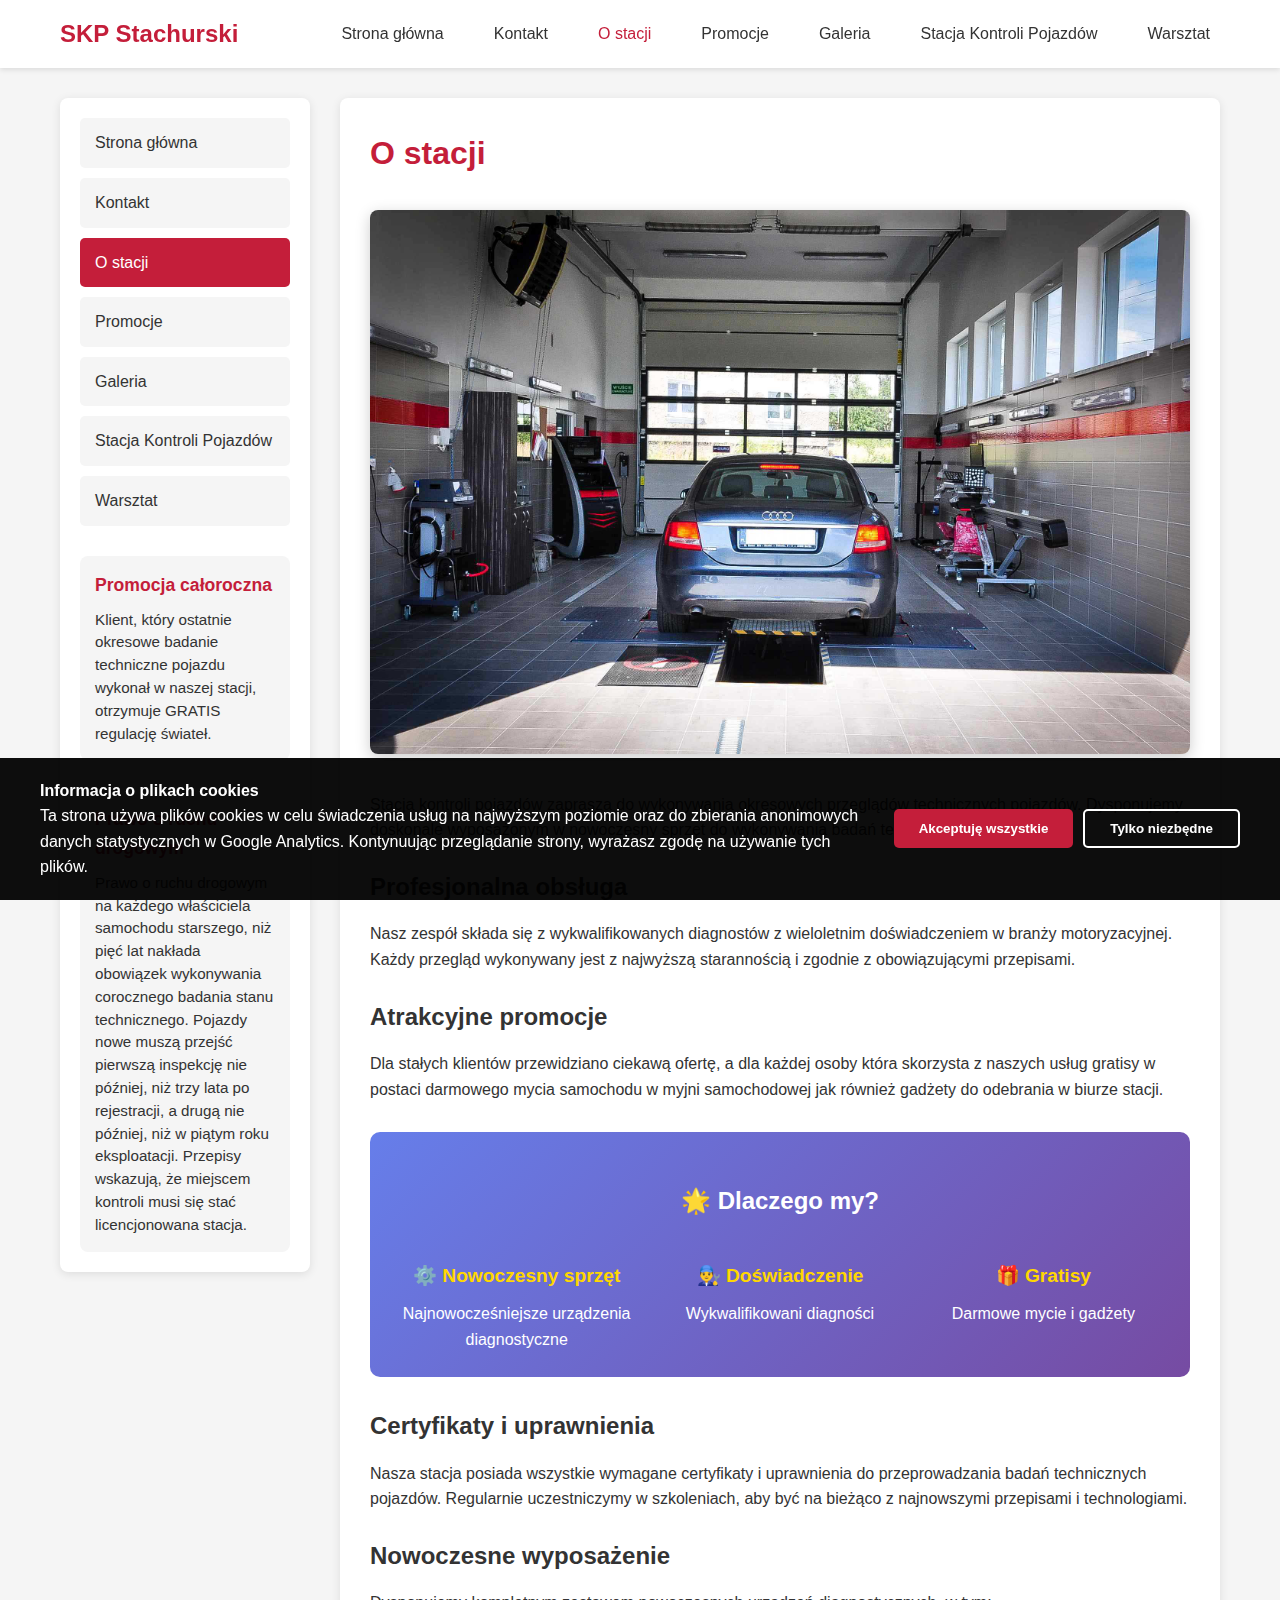
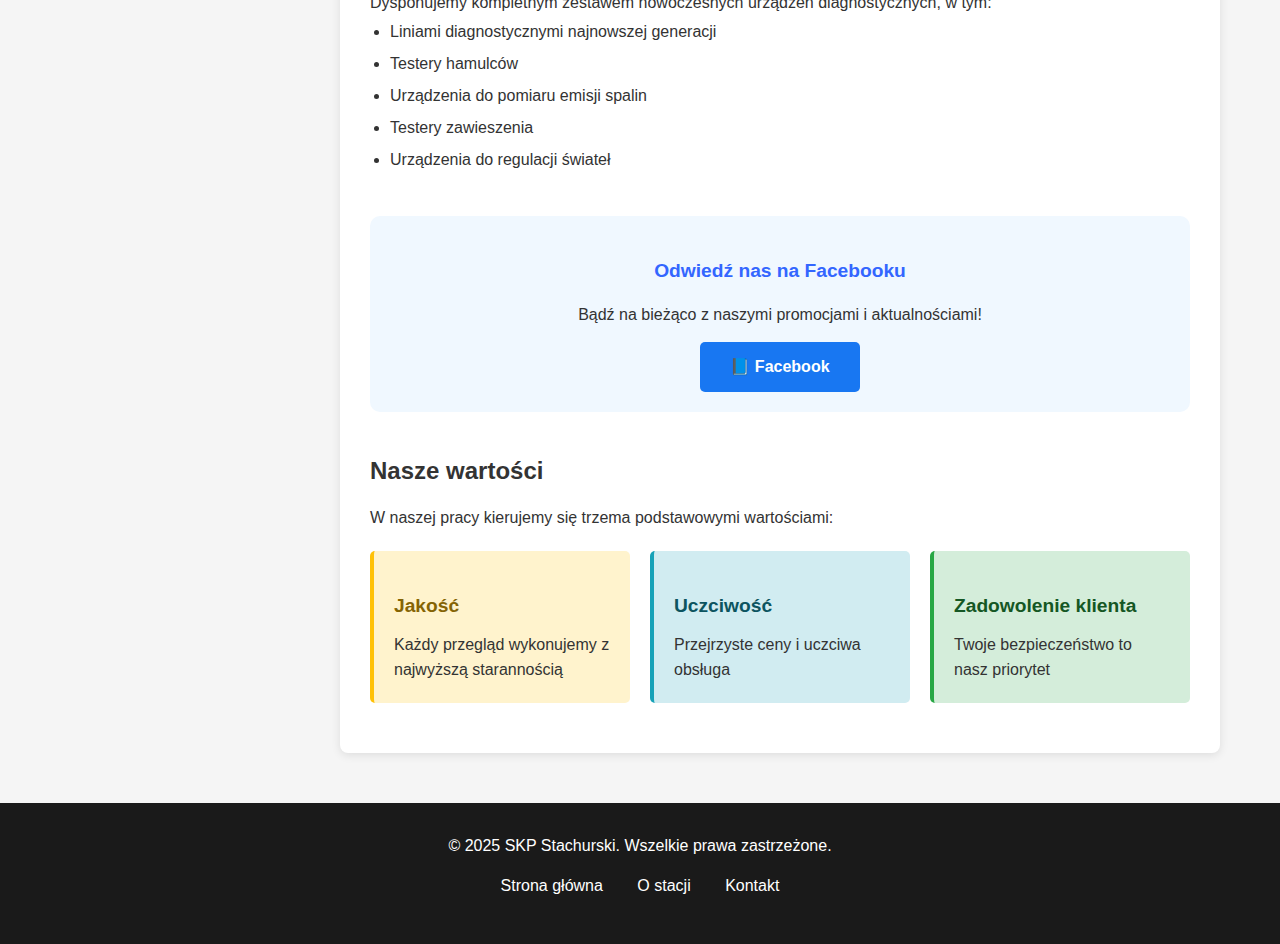
<file: o-stacji.html>
<!DOCTYPE html>
<html lang="pl">
<head>
    <meta charset="UTF-8">
    <meta name="viewport" content="width=device-width, initial-scale=1.0">
    <meta name="description" content="O stacji - Stacja Kontroli Pojazdów w Nowym Żmigrodzie. Nowoczesny sprzęt diagnostyczny, doświadczeni diagności, komfortowa poczekalnia.">
    <meta name="keywords" content="O stacji, stacja kontroli pojazdów, Nowy Żmigród, badania techniczne, przegląd">
    <title>O stacji | Podstawowa Stacja Kontroli Pojazdów Nowy Żmigród</title>
    <link rel="canonical" href="https://skpstachurski.pl/o-stacji.html">
    <link rel="stylesheet" href="css/style.css">
    <link rel="icon" type="image/x-icon" href="favicon.ico">

    <!-- Google tag (gtag.js) -->
    <script async src="https://www.googletagmanager.com/gtag/js?id=G-8J4NC77F6V"></script>
    <script>
      window.dataLayer = window.dataLayer || [];
      function gtag(){dataLayer.push(arguments);}
      gtag('js', new Date());

      gtag('config', 'G-8J4NC77F6V');
    </script>

</head>
<body>
    <!-- Header -->
    <header class="header">
        <div class="container">
            <nav class="nav-wrapper">
                <a href="index.html" class="logo">SKP Stachurski</a>
                <button class="mobile-menu-toggle" aria-label="Menu">☰</button>
                <ul class="nav-menu">
                    <li><a href="index.html">Strona główna</a></li>
                    <li><a href="kontakt.html">Kontakt</a></li>
                    <li><a href="o-stacji.html" class="active">O stacji</a></li>
                    <li><a href="promocje.html">Promocje</a></li>
                    <li><a href="galeria.html">Galeria</a></li>
                    <li><a href="stacja-kontroli.html">Stacja Kontroli Pojazdów</a></li>
                    <li><a href="wyposazenie.html">Warsztat</a></li>
                </ul>
            </nav>
        </div>
    </header>

    <!-- Main Content -->
    <main class="main-content">
        <!-- Sidebar -->
        <aside class="sidebar">
            <nav>
                <ul class="sidebar-menu">
                    <li><a href="index.html">Strona główna</a></li>
                    <li><a href="kontakt.html">Kontakt</a></li>
                    <li><a href="o-stacji.html" class="active">O stacji</a></li>
                    <li><a href="promocje.html">Promocje</a></li>
                    <li><a href="galeria.html">Galeria</a></li>
                    <li><a href="stacja-kontroli.html">Stacja Kontroli Pojazdów</a></li>
                    <li><a href="wyposazenie.html">Warsztat</a></li>
                </ul>
            </nav>

            <div class="sidebar-block">
                <h3>Promocja całoroczna</h3>
                <p>Klient, który ostatnie okresowe badanie techniczne pojazdu wykonał w naszej stacji, otrzymuje GRATIS regulację świateł.</p>
            </div>

            <div class="sidebar-block">
                <h3>Prawo o ruchu drogowym</h3>
                <p>Prawo o ruchu drogowym na każdego właściciela samochodu starszego, niż pięć lat nakłada obowiązek wykonywania corocznego badania stanu technicznego. Pojazdy nowe muszą przejść pierwszą inspekcję nie później, niż trzy lata po rejestracji, a drugą nie później, niż w piątym roku eksploatacji. Przepisy wskazują, że miejscem kontroli musi się stać licencjonowana stacja.</p>
            </div>
        </aside>

        <!-- Content -->
        <section class="content">
            <article>
                <h1>O stacji</h1>
                
                <div style="text-align: center; margin: 30px 0;">
                    <img src="images/2015/11/DSC_0312.jpg" alt="Stacja Kontroli Pojazdów - widok wnętrza" style="max-width: 100%; height: auto; border-radius: 8px; box-shadow: 0 4px 15px rgba(0,0,0,0.2);" loading="eager">
                </div>

                <p>Stacja kontroli pojazdów zaprasza do wykonywania okresowych przeglądów technicznych pojazdów. Dysponujemy doskonale wyposażonym w nowoczesny sprzęt do wykonywania badań technicznych pojazdów.</p>

                <h2>Profesjonalna obsługa</h2>
                <p>Nasz zespół składa się z wykwalifikowanych diagnostów z wieloletnim doświadczeniem w branży motoryzacyjnej. Każdy przegląd wykonywany jest z najwyższą starannością i zgodnie z obowiązującymi przepisami.</p>

                <h2>Atrakcyjne promocje</h2>
                <p>Dla stałych klientów przewidziano ciekawą ofertę, a dla każdej osoby która skorzysta z naszych usług gratisy w postaci darmowego mycia samochodu w myjni samochodowej jak również gadżety do odebrania w biurze stacji.</p>

                <div style="margin: 30px 0; padding: 25px; background: linear-gradient(135deg, #667eea 0%, #764ba2 100%); border-radius: 10px; color: white; text-align: center;">
                    <h2 style="color: white; margin-bottom: 15px;">🌟 Dlaczego my?</h2>
                    <div style="display: grid; grid-template-columns: repeat(auto-fit, minmax(200px, 1fr)); gap: 20px; margin-top: 20px;">
                        <div>
                            <h3 style="color: #ffd700; margin-bottom: 10px;">⚙️ Nowoczesny sprzęt</h3>
                            <p>Najnowocześniejsze urządzenia diagnostyczne</p>
                        </div>
                        <div>
                            <h3 style="color: #ffd700; margin-bottom: 10px;">👨‍🔧 Doświadczenie</h3>
                            <p>Wykwalifikowani diagności</p>
                        </div>
                        <div>
                            <h3 style="color: #ffd700; margin-bottom: 10px;">🎁 Gratisy</h3>
                            <p>Darmowe mycie i gadżety</p>
                        </div>
                    </div>
                </div>

                <h2>Certyfikaty i uprawnienia</h2>
                <p>Nasza stacja posiada wszystkie wymagane certyfikaty i uprawnienia do przeprowadzania badań technicznych pojazdów. Regularnie uczestniczymy w szkoleniach, aby być na bieżąco z najnowszymi przepisami i technologiami.</p>

                <h2>Nowoczesne wyposażenie</h2>
                <p>Dysponujemy kompletnym zestawem nowoczesnych urządzeń diagnostycznych, w tym:</p>
                <ul style="margin-left: 20px; line-height: 2;">
                    <li>Liniami diagnostycznymi najnowszej generacji</li>
                    <li>Testery hamulców</li>
                    <li>Urządzenia do pomiaru emisji spalin</li>
                    <li>Testery zawieszenia</li>
                    <li>Urządzenia do regulacji świateł</li>
                </ul>

                <div style="text-align: center; margin: 40px 0; padding: 20px; background: #f0f8ff; border-radius: 10px;">
                    <h3 style="color: #3366ff;">Odwiedź nas na Facebooku</h3>
                    <p style="margin: 15px 0;">Bądź na bieżąco z naszymi promocjami i aktualnościami!</p>
                    <a href="https://www.facebook.com/Stacja-Kontroli-Pojazdów-Stachurski-1530769927220812/" target="_blank" rel="noopener noreferrer" style="display: inline-block; padding: 12px 30px; background: #1877f2; color: white; text-decoration: none; border-radius: 5px; font-weight: bold; transition: all 0.3s;">
                        📘 Facebook
                    </a>
                </div>

                <h2>Nasze wartości</h2>
                <p>W naszej pracy kierujemy się trzema podstawowymi wartościami:</p>
                <div style="display: grid; grid-template-columns: repeat(auto-fit, minmax(250px, 1fr)); gap: 20px; margin: 20px 0;">
                    <div style="padding: 20px; background: #fff3cd; border-left: 4px solid #ffc107; border-radius: 5px;">
                        <h3 style="color: #856404;">Jakość</h3>
                        <p style="margin: 0;">Każdy przegląd wykonujemy z najwyższą starannością</p>
                    </div>
                    <div style="padding: 20px; background: #d1ecf1; border-left: 4px solid #17a2b8; border-radius: 5px;">
                        <h3 style="color: #0c5460;">Uczciwość</h3>
                        <p style="margin: 0;">Przejrzyste ceny i uczciwa obsługa</p>
                    </div>
                    <div style="padding: 20px; background: #d4edda; border-left: 4px solid #28a745; border-radius: 5px;">
                        <h3 style="color: #155724;">Zadowolenie klienta</h3>
                        <p style="margin: 0;">Twoje bezpieczeństwo to nasz priorytet</p>
                    </div>
                </div>
            </article>
        </section>
    </main>

    <!-- Footer -->
    <footer class="footer">
        <div class="footer-content">
            <p>&copy; 2025 SKP Stachurski. Wszelkie prawa zastrzeżone.</p>
            <div class="footer-links">
                <a href="index.html">Strona główna</a>
                <a href="o-stacji.html">O stacji</a>
                <a href="kontakt.html">Kontakt</a>
            </div>
        </div>
    </footer>

    <!-- Cookie Notice -->
    <div id="cookie-notice" class="cookie-notice">
        <div class="cookie-notice-container">
            <div class="cookie-notice-text">
                <strong>Informacja o plikach cookies</strong><br>
                Ta strona używa plików cookies w celu świadczenia usług na najwyższym poziomie oraz do zbierania anonimowych danych statystycznych w Google Analytics. Kontynuując przeglądanie strony, wyrażasz zgodę na używanie tych plików.
            </div>
            <div class="cookie-notice-buttons">
                <button id="cookie-accept" class="cookie-btn cookie-btn-accept">Akceptuję wszystkie</button>
                <button id="cookie-necessary" class="cookie-btn cookie-btn-settings">Tylko niezbędne</button>
            </div>
        </div>
    </div>

    <script src="js/main.js"></script>
</body>
</html>
</file>
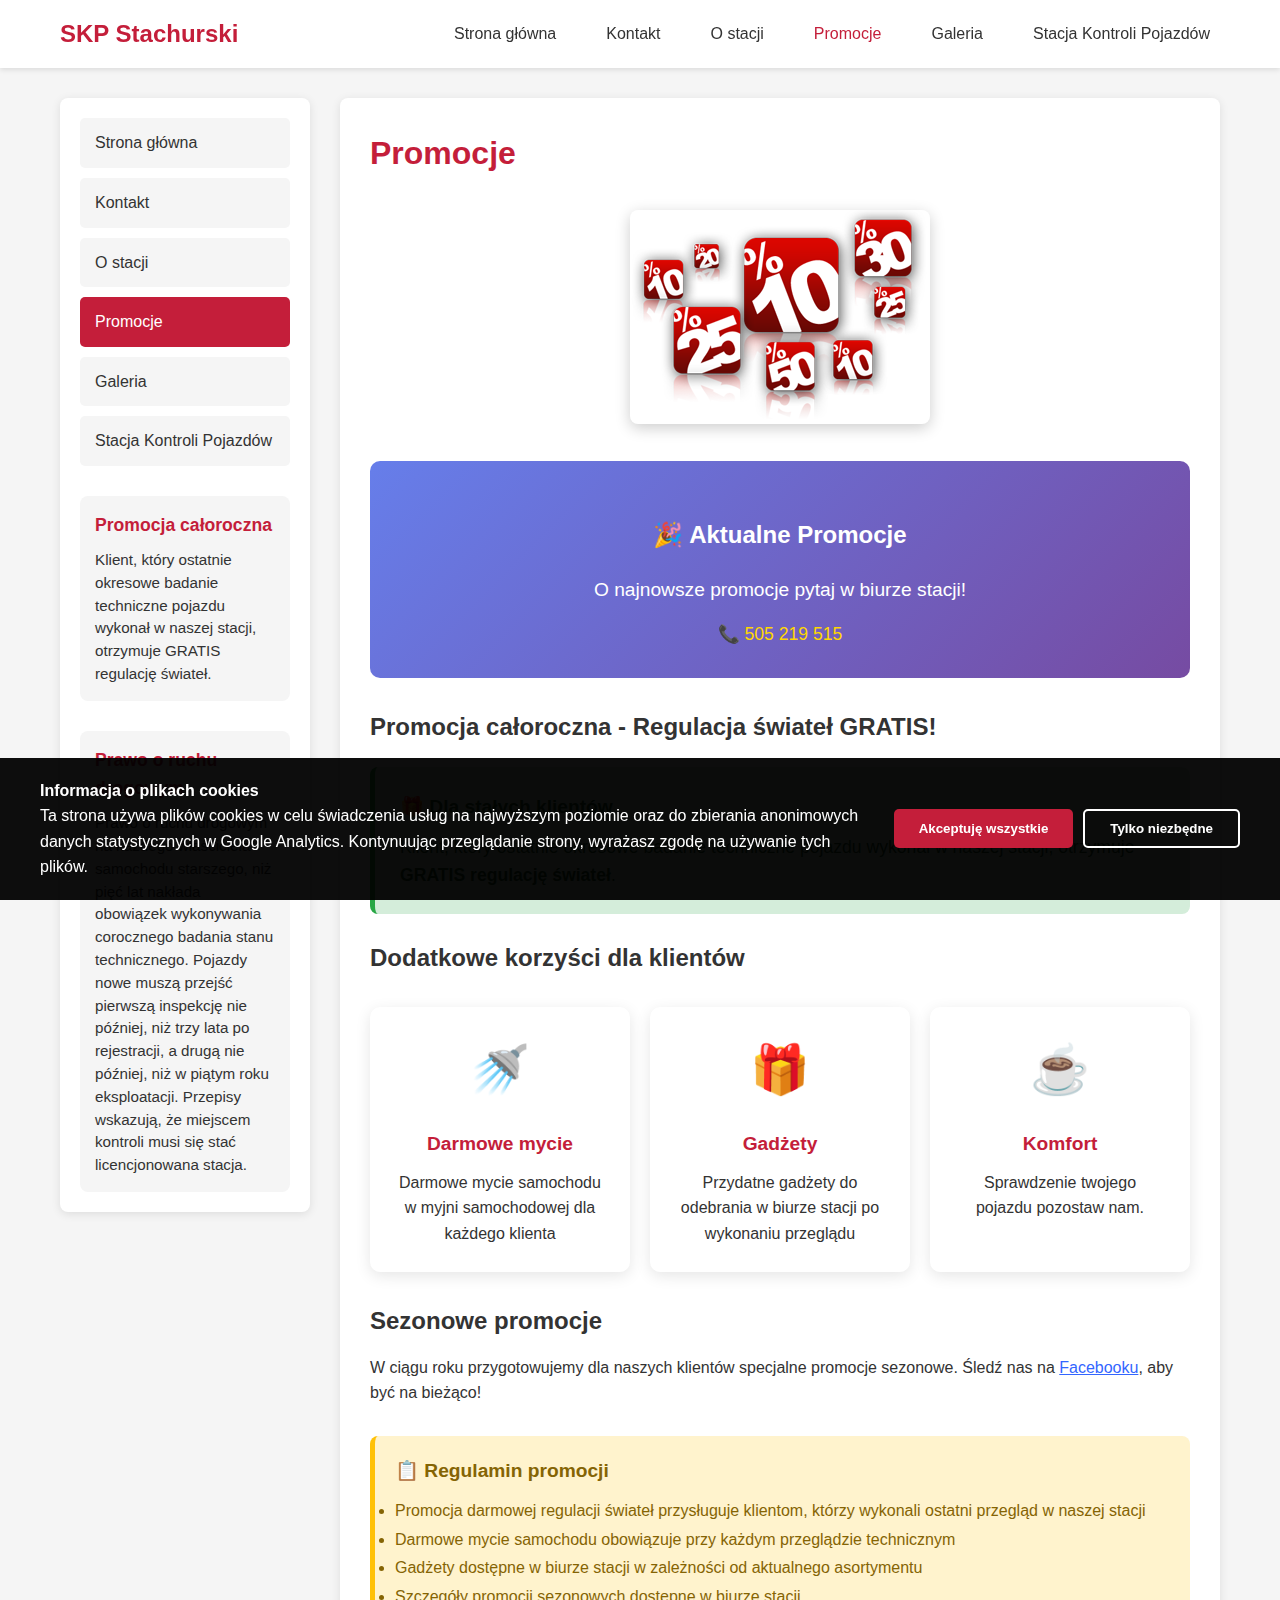
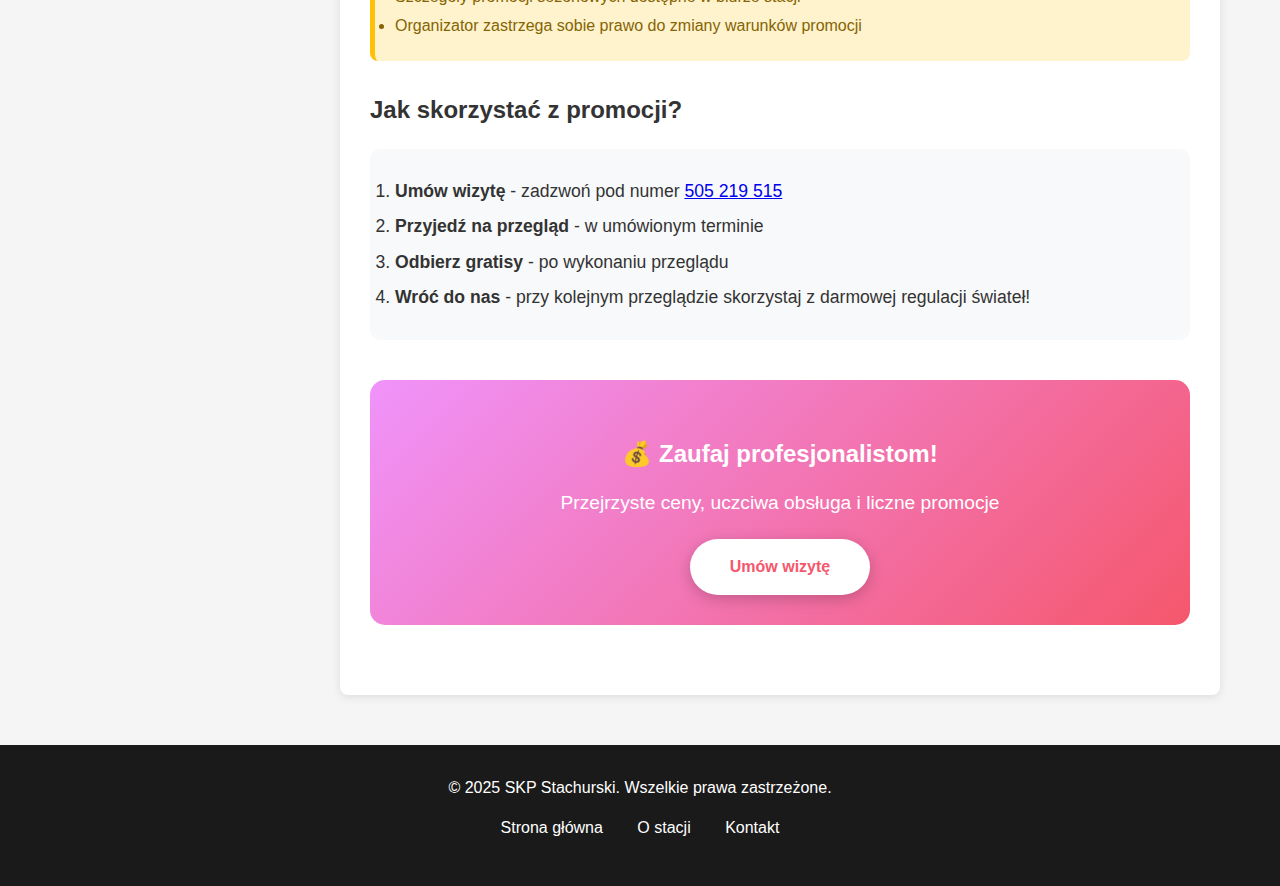
<file: promocje.html>
<!DOCTYPE html>
<html lang="pl">
<head>
    <meta charset="UTF-8">
    <meta name="viewport" content="width=device-width, initial-scale=1.0">
    <meta name="description" content="Promocje w Stacji Kontroli Pojazdów Nowy Żmigród. Darmowa regulacja świateł dla stałych klientów, gratisy i rabaty.">
    <meta name="keywords" content="promocje, rabaty, stacja kontroli pojazdów, Nowy Żmigród, darmowa regulacja świateł">
    <title>Promocje | Podstawowa Stacja Kontroli Pojazdów Nowy Żmigród</title>
    <link rel="canonical" href="https://skpstachurski.pl/promocje.html">
    <link rel="stylesheet" href="css/style.css">
    <link rel="icon" type="image/x-icon" href="favicon.ico">
    
    <!-- Google tag (gtag.js) -->
    <script async src="https://www.googletagmanager.com/gtag/js?id=G-8J4NC77F6V"></script>
    <script>
      window.dataLayer = window.dataLayer || [];
      function gtag(){dataLayer.push(arguments);}
      gtag('js', new Date());

      gtag('config', 'G-8J4NC77F6V');
    </script>

</head>
<body>
    <!-- Header -->
    <header class="header">
        <div class="container">
            <nav class="nav-wrapper">
                <a href="index.html" class="logo">SKP Stachurski</a>
                <button class="mobile-menu-toggle" aria-label="Menu">☰</button>
                <ul class="nav-menu">
                    <li><a href="index.html">Strona główna</a></li>
                    <li><a href="kontakt.html">Kontakt</a></li>
                    <li><a href="o-stacji.html">O stacji</a></li>
                    <li><a href="promocje.html" class="active">Promocje</a></li>
                    <li><a href="galeria.html">Galeria</a></li>
                    <li><a href="stacja-kontroli.html">Stacja Kontroli Pojazdów</a></li>
                </ul>
            </nav>
        </div>
    </header>

    <!-- Main Content -->
    <main class="main-content">
        <!-- Sidebar -->
        <aside class="sidebar">
            <nav>
                <ul class="sidebar-menu">
                    <li><a href="index.html">Strona główna</a></li>
                    <li><a href="kontakt.html">Kontakt</a></li>
                    <li><a href="o-stacji.html">O stacji</a></li>
                    <li><a href="promocje.html" class="active">Promocje</a></li>
                    <li><a href="galeria.html">Galeria</a></li>
                    <li><a href="stacja-kontroli.html">Stacja Kontroli Pojazdów</a></li>
                </ul>
            </nav>

            <div class="sidebar-block">
                <h3>Promocja całoroczna</h3>
                <p>Klient, który ostatnie okresowe badanie techniczne pojazdu wykonał w naszej stacji, otrzymuje GRATIS regulację świateł.</p>
            </div>

            <div class="sidebar-block">
                <h3>Prawo o ruchu drogowym</h3>
                <p>Prawo o ruchu drogowym na każdego właściciela samochodu starszego, niż pięć lat nakłada obowiązek wykonywania corocznego badania stanu technicznego. Pojazdy nowe muszą przejść pierwszą inspekcję nie później, niż trzy lata po rejestracji, a drugą nie później, niż w piątym roku eksploatacji. Przepisy wskazują, że miejscem kontroli musi się stać licencjonowana stacja.</p>
            </div>
        </aside>

        <!-- Content -->
        <section class="content">
            <article>
                <h1>Promocje</h1>

                <div style="text-align: center; margin: 30px 0;">
                    <img src="images/2015/11/promo.png" alt="Promocje w SKP Stachurski" style="max-width: 100%; height: auto; border-radius: 8px; box-shadow: 0 4px 15px rgba(0,0,0,0.2);" loading="eager">
                </div>

                <div style="background: linear-gradient(135deg, #667eea 0%, #764ba2 100%); padding: 30px; border-radius: 10px; color: white; margin: 30px 0; text-align: center;">
                    <h2 style="color: white; margin-bottom: 20px;">🎉 Aktualne Promocje</h2>
                    <p style="font-size: 1.2rem; margin-bottom: 0;">O najnowsze promocje pytaj w biurze stacji!</p>
                    <p style="font-size: 1.1rem; margin-top: 15px;">📞 <a href="tel:+48505219515" style="color: #ffd700; text-decoration: none;">505 219 515</a></p>
                </div>

                <h2>Promocja całoroczna - Regulacja świateł GRATIS!</h2>
                <div style="padding: 25px; background: #d4edda; border-left: 5px solid #28a745; border-radius: 8px; margin: 20px 0;">
                    <h3 style="color: #155724; margin-top: 0;">🎁 Dla stałych klientów</h3>
                    <p style="color: #155724; font-size: 1.1rem; margin-bottom: 0;">Klient, który ostatnie okresowe badanie techniczne pojazdu wykonał w naszej stacji, otrzymuje <strong>GRATIS regulację świateł</strong>.</p>
                </div>

                <h2>Dodatkowe korzyści dla klientów</h2>
                <div style="display: grid; grid-template-columns: repeat(auto-fit, minmax(250px, 1fr)); gap: 20px; margin: 30px 0;">
                    <div style="padding: 25px; background: white; border-radius: 10px; box-shadow: 0 4px 15px rgba(0,0,0,0.1); text-align: center;">
                        <div style="font-size: 3rem; margin-bottom: 10px;">🚿</div>
                        <h3 style="color: #c41e3a;">Darmowe mycie</h3>
                        <p>Darmowe mycie samochodu w myjni samochodowej dla każdego klienta</p>
                    </div>
                    <div style="padding: 25px; background: white; border-radius: 10px; box-shadow: 0 4px 15px rgba(0,0,0,0.1); text-align: center;">
                        <div style="font-size: 3rem; margin-bottom: 10px;">🎁</div>
                        <h3 style="color: #c41e3a;">Gadżety</h3>
                        <p>Przydatne gadżety do odebrania w biurze stacji po wykonaniu przeglądu</p>
                    </div>
                    <div style="padding: 25px; background: white; border-radius: 10px; box-shadow: 0 4px 15px rgba(0,0,0,0.1); text-align: center;">
                        <div style="font-size: 3rem; margin-bottom: 10px;">☕</div>
                        <h3 style="color: #c41e3a;">Komfort</h3>
                        <p>Sprawdzenie twojego pojazdu pozostaw nam. </p>
                    </div>
                </div>

                <h2>Sezonowe promocje</h2>
                <p>W ciągu roku przygotowujemy dla naszych klientów specjalne promocje sezonowe. Śledź nas na <a href="https://www.facebook.com/Stacja-Kontroli-Pojazdów-Stachurski-1530769927220812/" target="_blank" rel="noopener noreferrer" class="text-blue">Facebooku</a>, aby być na bieżąco!</p>

                <div style="background: #fff3cd; border-left: 5px solid #ffc107; padding: 20px; border-radius: 8px; margin: 30px 0;">
                    <h3 style="color: #856404; margin-top: 0;">📋 Regulamin promocji</h3>
                    <ul style="color: #856404; line-height: 1.8;">
                        <li>Promocja darmowej regulacji świateł przysługuje klientom, którzy wykonali ostatni przegląd w naszej stacji</li>
                        <li>Darmowe mycie samochodu obowiązuje przy każdym przeglądzie technicznym</li>
                        <li>Gadżety dostępne w biurze stacji w zależności od aktualnego asortymentu</li>
                        <li>Szczegóły promocji sezonowych dostępne w biurze stacji</li>
                        <li>Organizator zastrzega sobie prawo do zmiany warunków promocji</li>
                    </ul>
                </div>

                <h2>Jak skorzystać z promocji?</h2>
                <div style="background: #f8f9fa; padding: 25px; border-radius: 10px; margin: 20px 0;">
                    <ol style="line-height: 2; font-size: 1.1rem;">
                        <li><strong>Umów wizytę</strong> - zadzwoń pod numer <a href="tel:+48505219515">505 219 515</a></li>
                        <li><strong>Przyjedź na przegląd</strong> - w umówionym terminie</li>
                        <li><strong>Odbierz gratisy</strong> - po wykonaniu przeglądu</li>
                        <li><strong>Wróć do nas</strong> - przy kolejnym przeglądzie skorzystaj z darmowej regulacji świateł!</li>
                    </ol>
                </div>

                <div style="text-align: center; margin: 40px 0; padding: 30px; background: linear-gradient(135deg, #f093fb 0%, #f5576c 100%); border-radius: 15px; color: white;">
                    <h2 style="color: white; margin-bottom: 15px;">💰 Zaufaj profesjonalistom!</h2>
                    <p style="font-size: 1.2rem; margin-bottom: 20px;">Przejrzyste ceny, uczciwa obsługa i liczne promocje</p>
                    <a href="kontakt.html" style="display: inline-block; padding: 15px 40px; background: white; color: #f5576c; text-decoration: none; border-radius: 30px; font-weight: bold; transition: all 0.3s; box-shadow: 0 4px 15px rgba(0,0,0,0.2);">
                        Umów wizytę
                    </a>
                </div>
            </article>
        </section>
    </main>

    <!-- Footer -->
    <footer class="footer">
        <div class="footer-content">
            <p>&copy; 2025 SKP Stachurski. Wszelkie prawa zastrzeżone.</p>
            <div class="footer-links">
                <a href="index.html">Strona główna</a>
                <a href="o-stacji.html">O stacji</a>
                <a href="kontakt.html">Kontakt</a>
            </div>
        </div>
    </footer>

    <!-- Cookie Notice -->
    <div id="cookie-notice" class="cookie-notice">
        <div class="cookie-notice-container">
            <div class="cookie-notice-text">
                <strong>Informacja o plikach cookies</strong><br>
                Ta strona używa plików cookies w celu świadczenia usług na najwyższym poziomie oraz do zbierania anonimowych danych statystycznych w Google Analytics. Kontynuując przeglądanie strony, wyrażasz zgodę na używanie tych plików.
            </div>
            <div class="cookie-notice-buttons">
                <button id="cookie-accept" class="cookie-btn cookie-btn-accept">Akceptuję wszystkie</button>
                <button id="cookie-necessary" class="cookie-btn cookie-btn-settings">Tylko niezbędne</button>
            </div>
        </div>
    </div>

    <script src="js/main.js"></script>
</body>
</html>
</file>
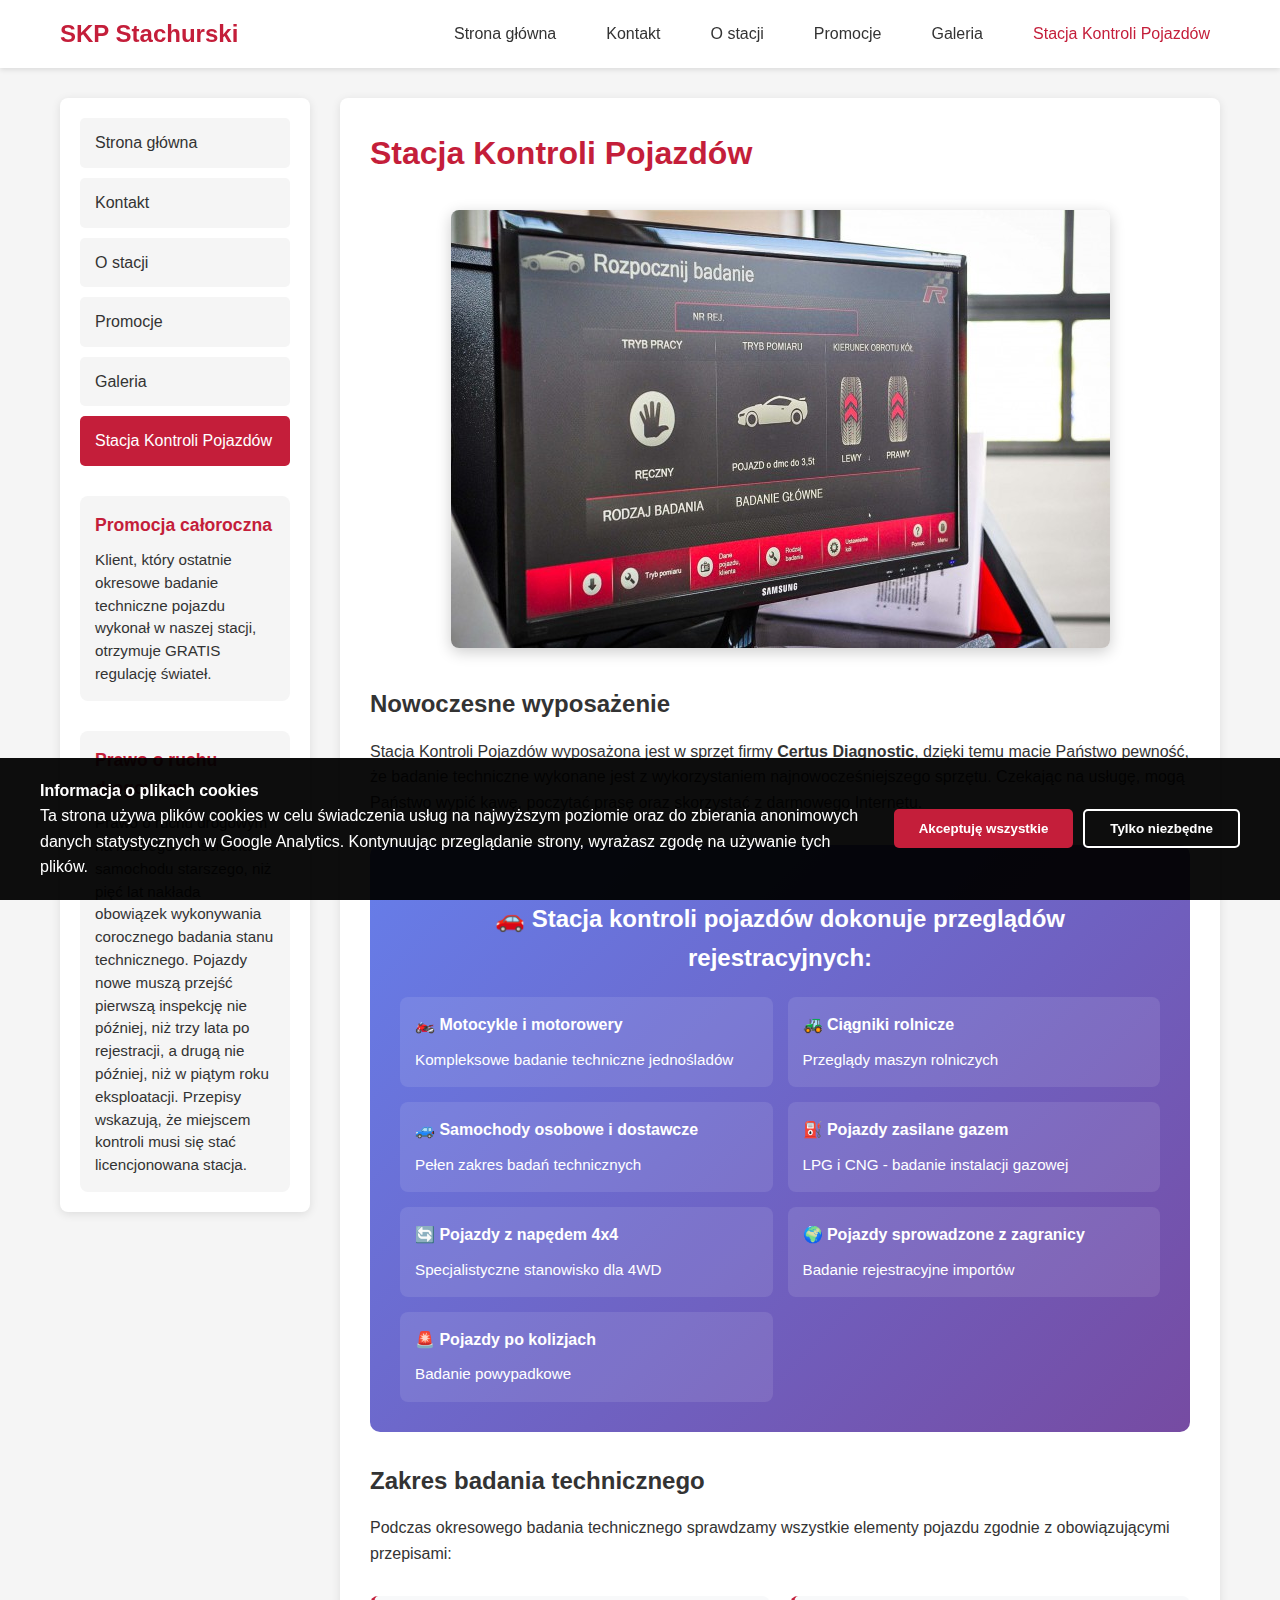
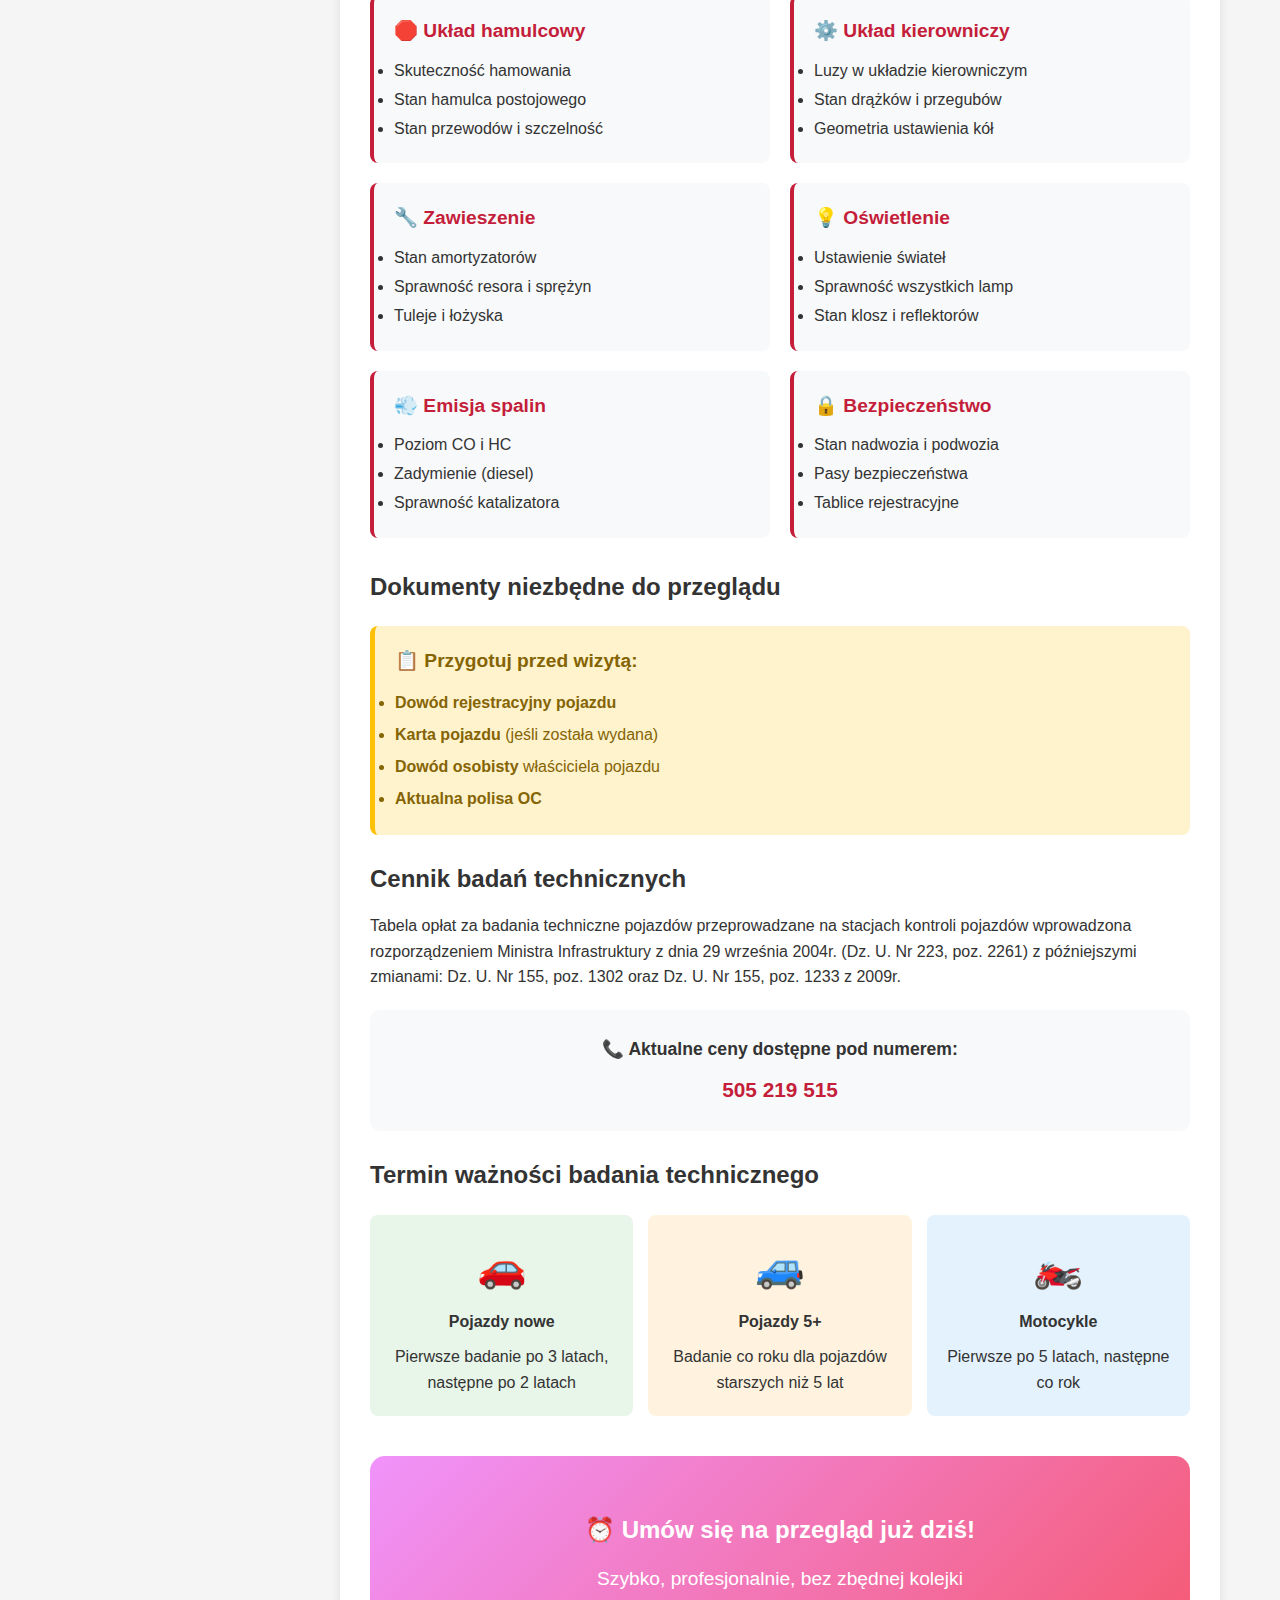
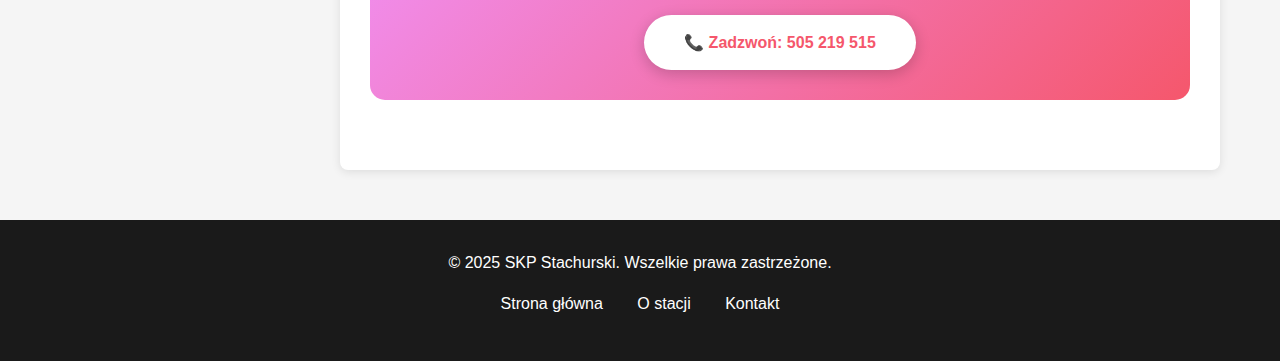
<file: stacja-kontroli.html>
<!DOCTYPE html>
<html lang="pl">
<head>
    <meta charset="UTF-8">
    <meta name="viewport" content="width=device-width, initial-scale=1.0">
    <meta name="description" content="Stacja Kontroli Pojazdów Nowy Żmigród - przeglądy rejestracyjne motocykli, samochodów osobowych, ciągników rolniczych. Profesjonalny sprzęt Certus Diagnostic.">
    <meta name="keywords" content="stacja kontroli pojazdów, przegląd rejestracyjny, badanie techniczne, Certus Diagnostic, Nowy Żmigród">
    <title>Stacja Kontroli Pojazdów | Podstawowa Stacja Kontroli Pojazdów Nowy Żmigród</title>
    <link rel="canonical" href="https://skpstachurski.pl/stacja-kontroli.html">
    <link rel="stylesheet" href="css/style.css">
    <link rel="icon" type="image/x-icon" href="favicon.ico">
    
    <!-- Google tag (gtag.js) -->
    <script async src="https://www.googletagmanager.com/gtag/js?id=G-8J4NC77F6V"></script>
    <script>
      window.dataLayer = window.dataLayer || [];
      function gtag(){dataLayer.push(arguments);}
      gtag('js', new Date());

      gtag('config', 'G-8J4NC77F6V');
    </script>

</head>
<body>
    <!-- Header -->
    <header class="header">
        <div class="container">
            <nav class="nav-wrapper">
                <a href="index.html" class="logo">SKP Stachurski</a>
                <button class="mobile-menu-toggle" aria-label="Menu">☰</button>
                <ul class="nav-menu">
                    <li><a href="index.html">Strona główna</a></li>
                    <li><a href="kontakt.html">Kontakt</a></li>
                    <li><a href="o-stacji.html">O stacji</a></li>
                    <li><a href="promocje.html">Promocje</a></li>
                    <li><a href="galeria.html">Galeria</a></li>
                    <li><a href="stacja-kontroli.html" class="active">Stacja Kontroli Pojazdów</a></li>
                </ul>
            </nav>
        </div>
    </header>

    <!-- Main Content -->
    <main class="main-content">
        <!-- Sidebar -->
        <aside class="sidebar">
            <nav>
                <ul class="sidebar-menu">
                    <li><a href="index.html">Strona główna</a></li>
                    <li><a href="kontakt.html">Kontakt</a></li>
                    <li><a href="o-stacji.html">O stacji</a></li>
                    <li><a href="promocje.html">Promocje</a></li>
                    <li><a href="galeria.html">Galeria</a></li>
                    <li><a href="stacja-kontroli.html" class="active">Stacja Kontroli Pojazdów</a></li>
                </ul>
            </nav>

            <div class="sidebar-block">
                <h3>Promocja całoroczna</h3>
                <p>Klient, który ostatnie okresowe badanie techniczne pojazdu wykonał w naszej stacji, otrzymuje GRATIS regulację świateł.</p>
            </div>

            <div class="sidebar-block">
                <h3>Prawo o ruchu drogowym</h3>
                <p>Prawo o ruchu drogowym na każdego właściciela samochodu starszego, niż pięć lat nakłada obowiązek wykonywania corocznego badania stanu technicznego. Pojazdy nowe muszą przejść pierwszą inspekcję nie później, niż trzy lata po rejestracji, a drugą nie później, niż w piątym roku eksploatacji. Przepisy wskazują, że miejscem kontroli musi się stać licencjonowana stacja.</p>
            </div>
        </aside>

        <!-- Content -->
        <section class="content">
            <article>
                <h1>Stacja Kontroli Pojazdów</h1>

                <div style="text-align: center; margin: 30px 0;">
                    <img src="images/2015/11/DSC_0304-e1452445320693.jpg" alt="Nowoczesne stanowisko diagnostyczne Certus" style="max-width: 100%; height: auto; border-radius: 8px; box-shadow: 0 4px 15px rgba(0,0,0,0.2);" loading="eager">
                </div>

                <h2>Nowoczesne wyposażenie</h2>
                <p>Stacja Kontroli Pojazdów wyposażona jest w sprzęt firmy <strong>Certus Diagnostic</strong>, dzięki temu macie Państwo pewność, że badanie techniczne wykonane jest z wykorzystaniem najnowocześniejszego sprzętu. Czekając na usługę, mogą Państwo wypić kawę, poczytać prasę oraz skorzystać z darmowego Internetu.</p>

                <div style="background: linear-gradient(135deg, #667eea 0%, #764ba2 100%); padding: 30px; border-radius: 10px; color: white; margin: 30px 0;">
                    <h2 style="color: white; margin-bottom: 20px; text-align: center;">🚗 Stacja kontroli pojazdów dokonuje przeglądów rejestracyjnych:</h2>
                    <div style="display: grid; grid-template-columns: repeat(auto-fit, minmax(280px, 1fr)); gap: 15px;">
                        <div style="background: rgba(255,255,255,0.1); padding: 15px; border-radius: 8px;">
                            <strong>🏍️ Motocykle i motorowery</strong>
                            <p style="margin: 10px 0 0; font-size: 0.95rem;">Kompleksowe badanie techniczne jednośladów</p>
                        </div>
                        <div style="background: rgba(255,255,255,0.1); padding: 15px; border-radius: 8px;">
                            <strong>🚜 Ciągniki rolnicze</strong>
                            <p style="margin: 10px 0 0; font-size: 0.95rem;">Przeglądy maszyn rolniczych</p>
                        </div>
                        <div style="background: rgba(255,255,255,0.1); padding: 15px; border-radius: 8px;">
                            <strong>🚙 Samochody osobowe i dostawcze</strong>
                            <p style="margin: 10px 0 0; font-size: 0.95rem;">Pełen zakres badań technicznych</p>
                        </div>
                        <div style="background: rgba(255,255,255,0.1); padding: 15px; border-radius: 8px;">
                            <strong>⛽ Pojazdy zasilane gazem</strong>
                            <p style="margin: 10px 0 0; font-size: 0.95rem;">LPG i CNG - badanie instalacji gazowej</p>
                        </div>
                        <div style="background: rgba(255,255,255,0.1); padding: 15px; border-radius: 8px;">
                            <strong>🔄 Pojazdy z napędem 4x4</strong>
                            <p style="margin: 10px 0 0; font-size: 0.95rem;">Specjalistyczne stanowisko dla 4WD</p>
                        </div>
                        <div style="background: rgba(255,255,255,0.1); padding: 15px; border-radius: 8px;">
                            <strong>🌍 Pojazdy sprowadzone z zagranicy</strong>
                            <p style="margin: 10px 0 0; font-size: 0.95rem;">Badanie rejestracyjne importów</p>
                        </div>
                        <div style="background: rgba(255,255,255,0.1); padding: 15px; border-radius: 8px;">
                            <strong>🚨 Pojazdy po kolizjach</strong>
                            <p style="margin: 10px 0 0; font-size: 0.95rem;">Badanie powypadkowe</p>
                        </div>
                    </div>
                </div>

                <h2>Zakres badania technicznego</h2>
                <p>Podczas okresowego badania technicznego sprawdzamy wszystkie elementy pojazdu zgodnie z obowiązującymi przepisami:</p>
                
                <div style="display: grid; grid-template-columns: repeat(auto-fit, minmax(300px, 1fr)); gap: 20px; margin: 30px 0;">
                    <div style="padding: 20px; background: #f8f9fa; border-radius: 8px; border-left: 4px solid #c41e3a;">
                        <h3 style="color: #c41e3a; margin-top: 0;">🛑 Układ hamulcowy</h3>
                        <ul style="line-height: 1.8;">
                            <li>Skuteczność hamowania</li>
                            <li>Stan hamulca postojowego</li>
                            <li>Stan przewodów i szczelność</li>
                        </ul>
                    </div>
                    <div style="padding: 20px; background: #f8f9fa; border-radius: 8px; border-left: 4px solid #c41e3a;">
                        <h3 style="color: #c41e3a; margin-top: 0;">⚙️ Układ kierowniczy</h3>
                        <ul style="line-height: 1.8;">
                            <li>Luzy w układzie kierowniczym</li>
                            <li>Stan drążków i przegubów</li>
                            <li>Geometria ustawienia kół</li>
                        </ul>
                    </div>
                    <div style="padding: 20px; background: #f8f9fa; border-radius: 8px; border-left: 4px solid #c41e3a;">
                        <h3 style="color: #c41e3a; margin-top: 0;">🔧 Zawieszenie</h3>
                        <ul style="line-height: 1.8;">
                            <li>Stan amortyzatorów</li>
                            <li>Sprawność resora i sprężyn</li>
                            <li>Tuleje i łożyska</li>
                        </ul>
                    </div>
                    <div style="padding: 20px; background: #f8f9fa; border-radius: 8px; border-left: 4px solid #c41e3a;">
                        <h3 style="color: #c41e3a; margin-top: 0;">💡 Oświetlenie</h3>
                        <ul style="line-height: 1.8;">
                            <li>Ustawienie świateł</li>
                            <li>Sprawność wszystkich lamp</li>
                            <li>Stan klosz i reflektorów</li>
                        </ul>
                    </div>
                    <div style="padding: 20px; background: #f8f9fa; border-radius: 8px; border-left: 4px solid #c41e3a;">
                        <h3 style="color: #c41e3a; margin-top: 0;">💨 Emisja spalin</h3>
                        <ul style="line-height: 1.8;">
                            <li>Poziom CO i HC</li>
                            <li>Zadymienie (diesel)</li>
                            <li>Sprawność katalizatora</li>
                        </ul>
                    </div>
                    <div style="padding: 20px; background: #f8f9fa; border-radius: 8px; border-left: 4px solid #c41e3a;">
                        <h3 style="color: #c41e3a; margin-top: 0;">🔒 Bezpieczeństwo</h3>
                        <ul style="line-height: 1.8;">
                            <li>Stan nadwozia i podwozia</li>
                            <li>Pasy bezpieczeństwa</li>
                            <li>Tablice rejestracyjne</li>
                        </ul>
                    </div>
                </div>

                <h2>Dokumenty niezbędne do przeglądu</h2>
                <div style="background: #fff3cd; border-left: 5px solid #ffc107; padding: 20px; border-radius: 8px; margin: 20px 0;">
                    <h3 style="color: #856404; margin-top: 0;">📋 Przygotuj przed wizytą:</h3>
                    <ul style="color: #856404; line-height: 2;">
                        <li><strong>Dowód rejestracyjny pojazdu</strong></li>
                        <li><strong>Karta pojazdu</strong> (jeśli została wydana)</li>
                        <li><strong>Dowód osobisty</strong> właściciela pojazdu</li>
                        <li><strong>Aktualna polisa OC</strong></li>
                    </ul>
                </div>

                <h2>Cennik badań technicznych</h2>
                <p>Tabela opłat za badania techniczne pojazdów przeprowadzane na stacjach kontroli pojazdów wprowadzona rozporządzeniem Ministra Infrastruktury z dnia 29 września 2004r. (Dz. U. Nr 223, poz. 2261) z późniejszymi zmianami: Dz. U. Nr 155, poz. 1302 oraz Dz. U. Nr 155, poz. 1233 z 2009r.</p>

                <div style="background: #f8f9fa; padding: 25px; border-radius: 10px; margin: 20px 0;">
                    <p style="text-align: center; font-size: 1.1rem; margin: 0;"><strong>📞 Aktualne ceny dostępne pod numerem:</strong></p>
                    <p style="text-align: center; font-size: 1.3rem; color: #c41e3a; font-weight: bold; margin: 10px 0 0;"><a href="tel:+48505219515" style="color: #c41e3a; text-decoration: none;">505 219 515</a></p>
                </div>

                <h2>Termin ważności badania technicznego</h2>
                <div style="display: grid; grid-template-columns: repeat(auto-fit, minmax(250px, 1fr)); gap: 15px; margin: 20px 0;">
                    <div style="padding: 20px; background: #e8f5e9; border-radius: 8px; text-align: center;">
                        <div style="font-size: 2.5rem; margin-bottom: 10px;">🚗</div>
                        <strong>Pojazdy nowe</strong>
                        <p style="margin: 10px 0 0;">Pierwsze badanie po 3 latach, następne po 2 latach</p>
                    </div>
                    <div style="padding: 20px; background: #fff3e0; border-radius: 8px; text-align: center;">
                        <div style="font-size: 2.5rem; margin-bottom: 10px;">🚙</div>
                        <strong>Pojazdy 5+</strong>
                        <p style="margin: 10px 0 0;">Badanie co roku dla pojazdów starszych niż 5 lat</p>
                    </div>
                    <div style="padding: 20px; background: #e3f2fd; border-radius: 8px; text-align: center;">
                        <div style="font-size: 2.5rem; margin-bottom: 10px;">🏍️</div>
                        <strong>Motocykle</strong>
                        <p style="margin: 10px 0 0;">Pierwsze po 5 latach, następne co rok</p>
                    </div>
                </div>

                <div style="text-align: center; margin: 40px 0; padding: 30px; background: linear-gradient(135deg, #f093fb 0%, #f5576c 100%); border-radius: 15px; color: white;">
                    <h2 style="color: white; margin-bottom: 15px;">⏰ Umów się na przegląd już dziś!</h2>
                    <p style="font-size: 1.2rem; margin-bottom: 20px;">Szybko, profesjonalnie, bez zbędnej kolejki</p>
                    <div style="display: flex; gap: 15px; justify-content: center; flex-wrap: wrap;">
                        <a href="tel:+48505219515" style="display: inline-block; padding: 15px 40px; background: white; color: #f5576c; text-decoration: none; border-radius: 30px; font-weight: bold; transition: all 0.3s; box-shadow: 0 4px 15px rgba(0,0,0,0.2);">
                            📞 Zadzwoń: 505 219 515
                        </a>
                    </div>
                </div>
            </article>
        </section>
    </main>

    <!-- Footer -->
    <footer class="footer">
        <div class="footer-content">
            <p>&copy; 2025 SKP Stachurski. Wszelkie prawa zastrzeżone.</p>
            <div class="footer-links">
                <a href="index.html">Strona główna</a>
                <a href="o-stacji.html">O stacji</a>
                <a href="kontakt.html">Kontakt</a>
            </div>
        </div>
    </footer>

    <!-- Cookie Notice -->
    <div id="cookie-notice" class="cookie-notice">
        <div class="cookie-notice-container">
            <div class="cookie-notice-text">
                <strong>Informacja o plikach cookies</strong><br>
                Ta strona używa plików cookies w celu świadczenia usług na najwyższym poziomie oraz do zbierania anonimowych danych statystycznych w Google Analytics. Kontynuując przeglądanie strony, wyrażasz zgodę na używanie tych plików.
            </div>
            <div class="cookie-notice-buttons">
                <button id="cookie-accept" class="cookie-btn cookie-btn-accept">Akceptuję wszystkie</button>
                <button id="cookie-necessary" class="cookie-btn cookie-btn-settings">Tylko niezbędne</button>
            </div>
        </div>
    </div>

    <script src="js/main.js"></script>
</body>
</html>
</file>
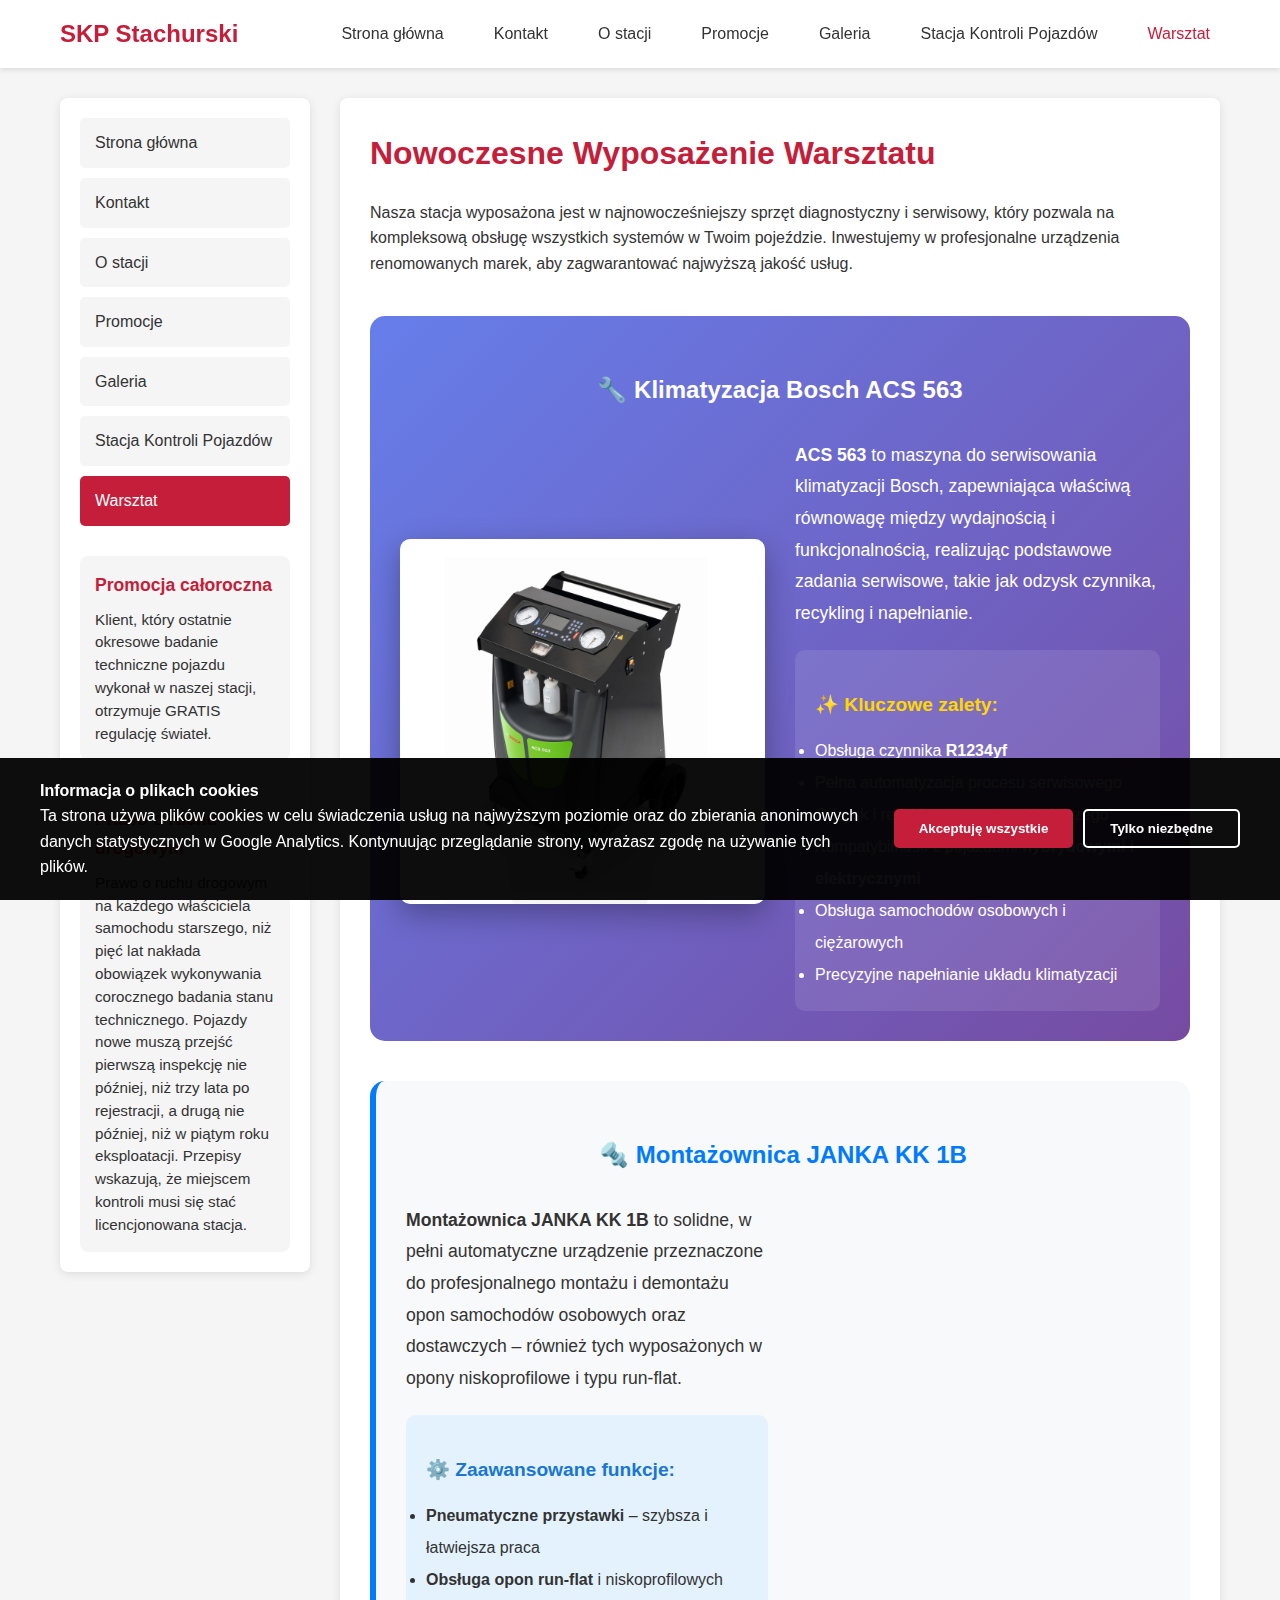
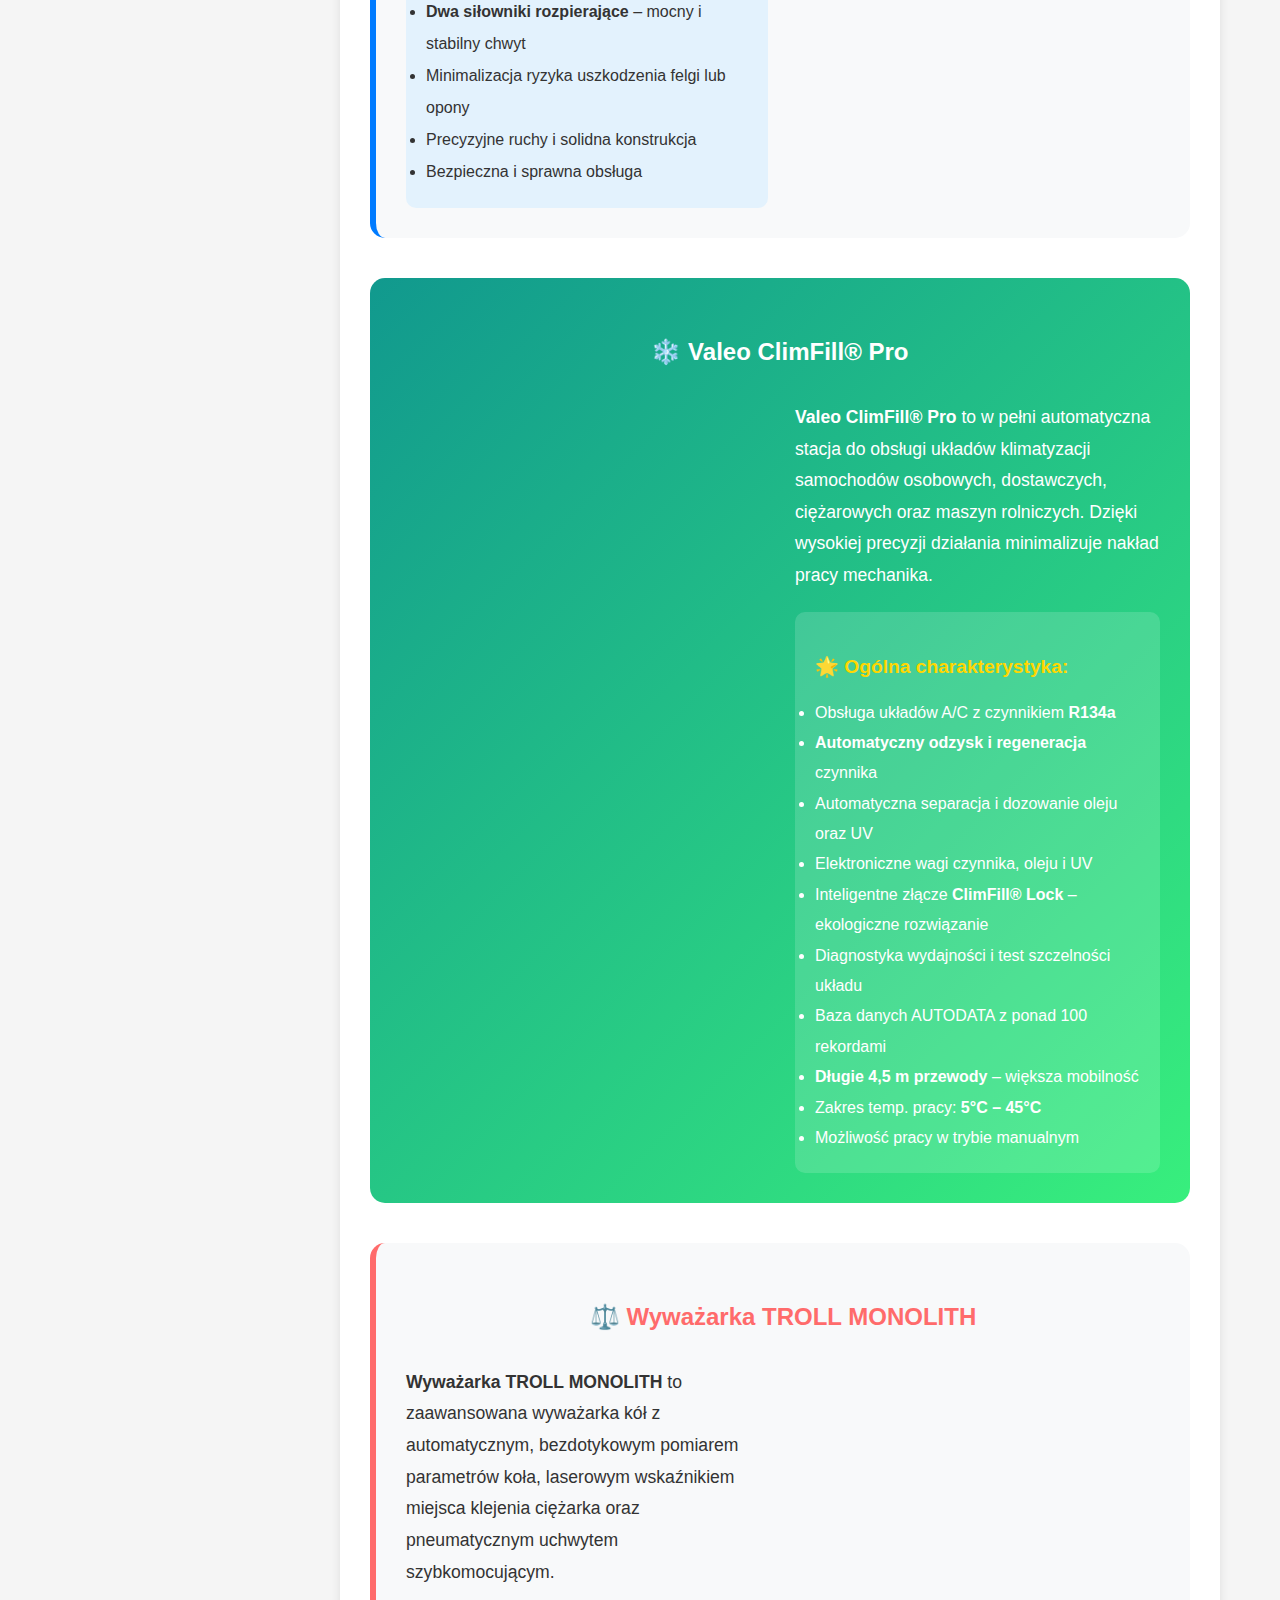
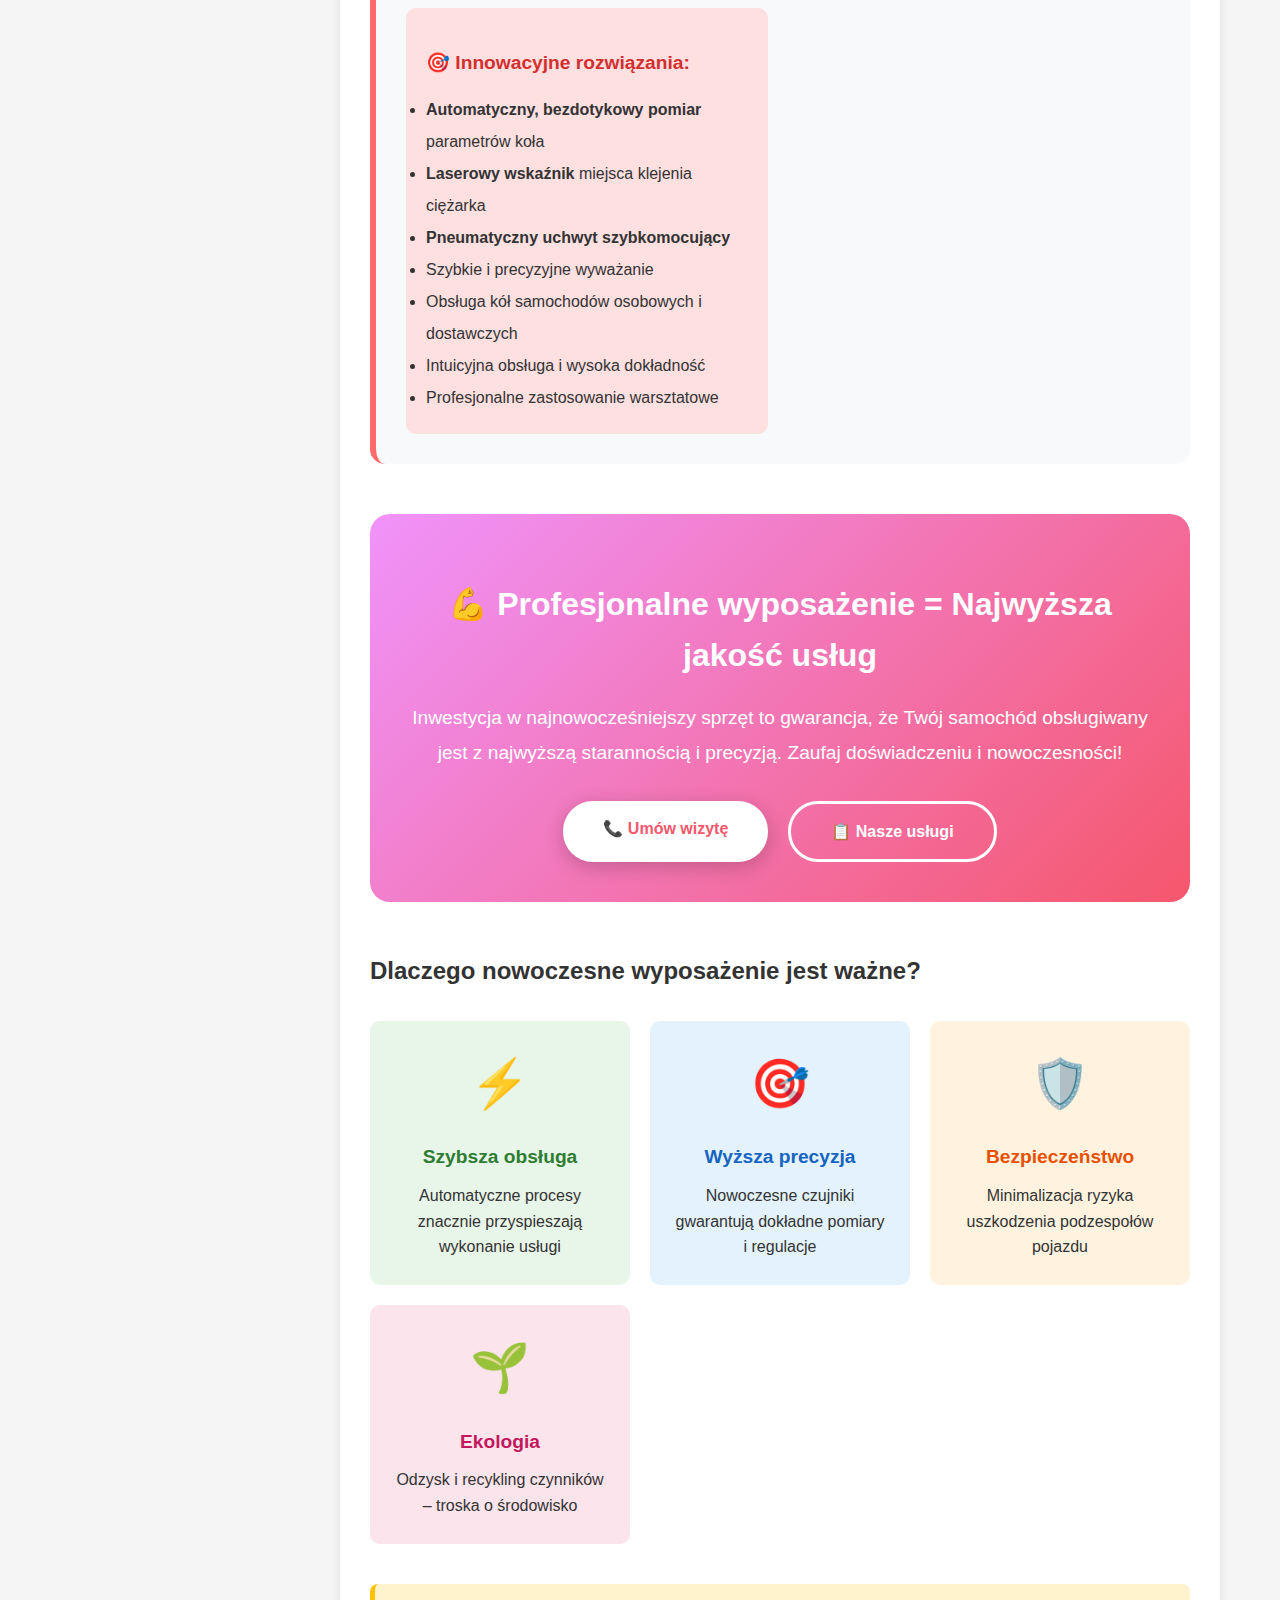
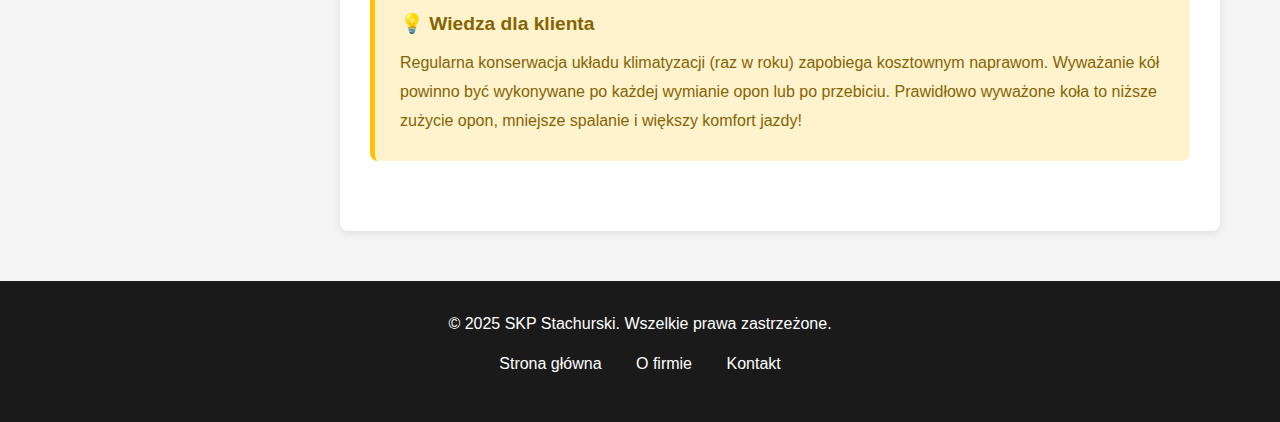
<file: wyposazenie.html>
<!DOCTYPE html>
<html lang="pl">
<head>
    <meta charset="UTF-8">
    <meta name="viewport" content="width=device-width, initial-scale=1.0">
    <meta name="description" content="Nowoczesne wyposażenie warsztatu - Stacja Kontroli Pojazdów Nowy Żmigród. Klimatyzacja Bosch i Valeo, montażownica Janka, wyważarka Troll Monolith.">
    <meta name="keywords" content="wyposażenie warsztatu, klimatyzacja Bosch, klimatyzacja Valeo, montażownica Janka, wyważarka, Nowy Żmigród">
    <title>Wyposażenie Warsztatu | Podstawowa Stacja Kontroli Pojazdów Nowy Żmigród</title>
    <link rel="canonical" href="https://skpstachurski.pl/wyposazenie.html">
    <link rel="stylesheet" href="css/style.css">
    <link rel="icon" type="image/x-icon" href="favicon.ico">
    
    <!-- Google tag (gtag.js) -->
    <script async src="https://www.googletagmanager.com/gtag/js?id=G-8J4NC77F6V"></script>
    <script>
        window.dataLayer = window.dataLayer || [];
        function gtag(){dataLayer.push(arguments);}
        gtag('js', new Date());
        gtag('config', 'G-8J4NC77F6V');
    </script>
</head>
<body>
    <!-- Header -->
    <header class="header">
        <div class="container">
            <nav class="nav-wrapper">
                <a href="index.html" class="logo">SKP Stachurski</a>
                <button class="mobile-menu-toggle" aria-label="Menu">☰</button>
                <ul class="nav-menu">
                    <li><a href="index.html">Strona główna</a></li>
                    <li><a href="kontakt.html">Kontakt</a></li>
                    <li><a href="o-stacji.html">O stacji</a></li>
                    <li><a href="promocje.html">Promocje</a></li>
                    <li><a href="galeria.html">Galeria</a></li>
                    <li><a href="stacja-kontroli.html">Stacja Kontroli Pojazdów</a></li>
                    <li><a href="wyposazenie.html" class="active">Warsztat</a></li>
                </ul>
            </nav>
        </div>
    </header>

    <!-- Main Content -->
    <main class="main-content">
        <!-- Sidebar -->
        <aside class="sidebar">
            <nav>
                <ul class="sidebar-menu">
                    <li><a href="index.html">Strona główna</a></li>
                    <li><a href="kontakt.html">Kontakt</a></li>
                    <li><a href="o-stacji.html">O stacji</a></li>
                    <li><a href="promocje.html">Promocje</a></li>
                    <li><a href="galeria.html">Galeria</a></li>
                    <li><a href="stacja-kontroli.html">Stacja Kontroli Pojazdów</a></li>
                    <li><a href="wyposazenie.html" class="active">Warsztat</a></li>
                </ul>
            </nav>

            <div class="sidebar-block">
                <h3>Promocja całoroczna</h3>
                <p>Klient, który ostatnie okresowe badanie techniczne pojazdu wykonał w naszej stacji, otrzymuje GRATIS regulację świateł.</p>
            </div>

            <div class="sidebar-block">
                <h3>Prawo o ruchu drogowym</h3>
                <p>Prawo o ruchu drogowym na każdego właściciela samochodu starszego, niż pięć lat nakłada obowiązek wykonywania corocznego badania stanu technicznego. Pojazdy nowe muszą przejść pierwszą inspekcję nie później, niż trzy lata po rejestracji, a drugą nie później, niż w piątym roku eksploatacji. Przepisy wskazują, że miejscem kontroli musi się stać licencjonowana stacja.</p>
            </div>
        </aside>

        <!-- Content -->
        <section class="content">
            <article>
                <h1>Nowoczesne Wyposażenie Warsztatu</h1>
                <p>Nasza stacja wyposażona jest w najnowocześniejszy sprzęt diagnostyczny i serwisowy, który pozwala na kompleksową obsługę wszystkich systemów w Twoim pojeździe. Inwestujemy w profesjonalne urządzenia renomowanych marek, aby zagwarantować najwyższą jakość usług.</p>

                <!-- Klimatyzacja Bosch -->
                <div style="margin: 40px 0; padding: 30px; background: linear-gradient(135deg, #667eea 0%, #764ba2 100%); border-radius: 15px; color: white;">
                    <h2 style="color: white; text-align: center; margin-bottom: 30px;">🔧 Klimatyzacja Bosch ACS 563</h2>
                    
                    <div style="display: grid; grid-template-columns: repeat(auto-fit, minmax(300px, 1fr)); gap: 30px; align-items: center;">
                        <div style="text-align: center;">
                            <img src="images/wyposazenie/klimatyzacja-bosch.jpg" alt="Stacja obsługi klimatyzacji Bosch ACS 563" style="max-width: 100%; height: auto; border-radius: 10px; box-shadow: 0 10px 30px rgba(0,0,0,0.3);" loading="lazy">
                        </div>
                        <div>
                            <p style="font-size: 1.1rem; line-height: 1.8; margin-bottom: 20px;">
                                <strong>ACS 563</strong> to maszyna do serwisowania klimatyzacji Bosch, zapewniająca właściwą równowagę między wydajnością i funkcjonalnością, realizując podstawowe zadania serwisowe, takie jak odzysk czynnika, recykling i napełnianie.
                            </p>
                            
                            <div style="background: rgba(255,255,255,0.1); padding: 20px; border-radius: 10px; margin-top: 20px;">
                                <h3 style="color: #ffd700; margin-bottom: 15px;">✨ Kluczowe zalety:</h3>
                                <ul style="line-height: 2;">
                                    <li>Obsługa czynnika <strong>R1234yf</strong></li>
                                    <li>Pełna automatyzacja procesu serwisowego</li>
                                    <li>Odzysk i recykling czynnika chłodniczego</li>
                                    <li>Kompatybilność z pojazdami <strong>hybrydowymi i elektrycznymi</strong></li>
                                    <li>Obsługa samochodów osobowych i ciężarowych</li>
                                    <li>Precyzyjne napełnianie układu klimatyzacji</li>
                                </ul>
                            </div>
                        </div>
                    </div>
                </div>

                <!-- Montażownica Janka -->
                <div style="margin: 40px 0; padding: 30px; background: #f8f9fa; border-radius: 15px; border-left: 6px solid #007bff;">
                    <h2 style="color: #007bff; text-align: center; margin-bottom: 30px;">🔩 Montażownica JANKA KK 1B</h2>
                    
                    <div style="display: grid; grid-template-columns: repeat(auto-fit, minmax(300px, 1fr)); gap: 30px; align-items: center;">
                        <div>
                            <p style="font-size: 1.1rem; line-height: 1.8; margin-bottom: 20px;">
                                <strong>Montażownica JANKA KK 1B</strong> to solidne, w pełni automatyczne urządzenie przeznaczone do profesjonalnego montażu i demontażu opon samochodów osobowych oraz dostawczych – również tych wyposażonych w opony niskoprofilowe i typu run-flat.
                            </p>
                            
                            <div style="background: #e3f2fd; padding: 20px; border-radius: 10px; margin-top: 20px;">
                                <h3 style="color: #1976d2; margin-bottom: 15px;">⚙️ Zaawansowane funkcje:</h3>
                                <ul style="line-height: 2; color: #333;">
                                    <li><strong>Pneumatyczne przystawki</strong> – szybsza i łatwiejsza praca</li>
                                    <li><strong>Obsługa opon run-flat</strong> i niskoprofilowych</li>
                                    <li><strong>Dwa siłowniki rozpierające</strong> – mocny i stabilny chwyt</li>
                                    <li>Minimalizacja ryzyka uszkodzenia felgi lub opony</li>
                                    <li>Precyzyjne ruchy i solidna konstrukcja</li>
                                    <li>Bezpieczna i sprawna obsługa</li>
                                </ul>
                            </div>
                        </div>
                        <div style="text-align: center;">
                            <img src="images/wyposazenie/montazownica-janka.jpg" alt="Montażownica do opon JANKA KK 1B" style="max-width: 100%; height: auto; border-radius: 10px; box-shadow: 0 10px 30px rgba(0,0,0,0.2);" loading="lazy">
                        </div>
                    </div>
                </div>

                <!-- Klimatyzacja Valeo -->
                <div style="margin: 40px 0; padding: 30px; background: linear-gradient(135deg, #11998e 0%, #38ef7d 100%); border-radius: 15px; color: white;">
                    <h2 style="color: white; text-align: center; margin-bottom: 30px;">❄️ Valeo ClimFill® Pro</h2>
                    
                    <div style="display: grid; grid-template-columns: repeat(auto-fit, minmax(300px, 1fr)); gap: 30px; align-items: center;">
                        <div style="text-align: center;">
                            <img src="images/wyposazenie/klimatyzacja-valeo.jpg" alt="Stacja obsługi klimatyzacji Valeo ClimFill Pro" style="max-width: 100%; height: auto; border-radius: 10px; box-shadow: 0 10px 30px rgba(0,0,0,0.3);" loading="lazy">
                        </div>
                        <div>
                            <p style="font-size: 1.1rem; line-height: 1.8; margin-bottom: 20px;">
                                <strong>Valeo ClimFill® Pro</strong> to w pełni automatyczna stacja do obsługi układów klimatyzacji samochodów osobowych, dostawczych, ciężarowych oraz maszyn rolniczych. Dzięki wysokiej precyzji działania minimalizuje nakład pracy mechanika.
                            </p>
                            
                            <div style="background: rgba(255,255,255,0.15); padding: 20px; border-radius: 10px; margin-top: 20px;">
                                <h3 style="color: #ffd700; margin-bottom: 15px;">🌟 Ogólna charakterystyka:</h3>
                                <ul style="line-height: 1.9;">
                                    <li>Obsługa układów A/C z czynnikiem <strong>R134a</strong></li>
                                    <li><strong>Automatyczny odzysk i regeneracja</strong> czynnika</li>
                                    <li>Automatyczna separacja i dozowanie oleju oraz UV</li>
                                    <li>Elektroniczne wagi czynnika, oleju i UV</li>
                                    <li>Inteligentne złącze <strong>ClimFill® Lock</strong> – ekologiczne rozwiązanie</li>
                                    <li>Diagnostyka wydajności i test szczelności układu</li>
                                    <li>Baza danych AUTODATA z ponad 100 rekordami</li>
                                    <li><strong>Długie 4,5 m przewody</strong> – większa mobilność</li>
                                    <li>Zakres temp. pracy: <strong>5°C – 45°C</strong></li>
                                    <li>Możliwość pracy w trybie manualnym</li>
                                </ul>
                            </div>
                        </div>
                    </div>
                </div>

                <!-- Wyważarka Troll -->
                <div style="margin: 40px 0; padding: 30px; background: #f8f9fa; border-radius: 15px; border-left: 6px solid #ff6b6b;">
                    <h2 style="color: #ff6b6b; text-align: center; margin-bottom: 30px;">⚖️ Wyważarka TROLL MONOLITH</h2>
                    
                    <div style="display: grid; grid-template-columns: repeat(auto-fit, minmax(300px, 1fr)); gap: 30px; align-items: center;">
                        <div>
                            <p style="font-size: 1.1rem; line-height: 1.8; margin-bottom: 20px;">
                                <strong>Wyważarka TROLL MONOLITH</strong> to zaawansowana wyważarka kół z automatycznym, bezdotykowym pomiarem parametrów koła, laserowym wskaźnikiem miejsca klejenia ciężarka oraz pneumatycznym uchwytem szybkomocującym.
                            </p>
                            
                            <div style="background: #ffe0e0; padding: 20px; border-radius: 10px; margin-top: 20px;">
                                <h3 style="color: #d32f2f; margin-bottom: 15px;">🎯 Innowacyjne rozwiązania:</h3>
                                <ul style="line-height: 2; color: #333;">
                                    <li><strong>Automatyczny, bezdotykowy pomiar</strong> parametrów koła</li>
                                    <li><strong>Laserowy wskaźnik</strong> miejsca klejenia ciężarka</li>
                                    <li><strong>Pneumatyczny uchwyt szybkomocujący</strong></li>
                                    <li>Szybkie i precyzyjne wyważanie</li>
                                    <li>Obsługa kół samochodów osobowych i dostawczych</li>
                                    <li>Intuicyjna obsługa i wysoka dokładność</li>
                                    <li>Profesjonalne zastosowanie warsztatowe</li>
                                </ul>
                            </div>
                        </div>
                        <div style="text-align: center;">
                            <img src="images/wyposazenie/wyzazarka-troll.jpg" alt="Wyważarka kół TROLL MONOLITH" style="max-width: 100%; height: auto; border-radius: 10px; box-shadow: 0 10px 30px rgba(0,0,0,0.2);" loading="lazy">
                        </div>
                    </div>
                </div>

                <!-- Podsumowanie -->
                <div style="margin: 50px 0; padding: 40px; background: linear-gradient(135deg, #f093fb 0%, #f5576c 100%); border-radius: 20px; color: white; text-align: center;">
                    <h2 style="color: white; margin-bottom: 20px; font-size: 2rem;">💪 Profesjonalne wyposażenie = Najwyższa jakość usług</h2>
                    <p style="font-size: 1.2rem; margin-bottom: 30px; line-height: 1.8;">
                        Inwestycja w najnowocześniejszy sprzęt to gwarancja, że Twój samochód obsługiwany jest z najwyższą starannością i precyzją. Zaufaj doświadczeniu i nowoczesności!
                    </p>
                    <div style="display: flex; gap: 20px; justify-content: center; flex-wrap: wrap;">
                        <a href="kontakt.html" style="display: inline-block; padding: 15px 40px; background: white; color: #f5576c; text-decoration: none; border-radius: 30px; font-weight: bold; transition: all 0.3s; box-shadow: 0 5px 20px rgba(0,0,0,0.2);">
                            📞 Umów wizytę
                        </a>
                        <a href="stacja-kontroli.html" style="display: inline-block; padding: 15px 40px; background: transparent; color: white; text-decoration: none; border: 3px solid white; border-radius: 30px; font-weight: bold; transition: all 0.3s;">
                            📋 Nasze usługi
                        </a>
                    </div>
                </div>

                <h2>Dlaczego nowoczesne wyposażenie jest ważne?</h2>
                <div style="display: grid; grid-template-columns: repeat(auto-fit, minmax(250px, 1fr)); gap: 20px; margin: 30px 0;">
                    <div style="padding: 25px; background: #e8f5e9; border-radius: 10px; text-align: center;">
                        <div style="font-size: 3rem; margin-bottom: 15px;">⚡</div>
                        <h3 style="color: #2e7d32;">Szybsza obsługa</h3>
                        <p>Automatyczne procesy znacznie przyspieszają wykonanie usługi</p>
                    </div>
                    <div style="padding: 25px; background: #e3f2fd; border-radius: 10px; text-align: center;">
                        <div style="font-size: 3rem; margin-bottom: 15px;">🎯</div>
                        <h3 style="color: #1565c0;">Wyższa precyzja</h3>
                        <p>Nowoczesne czujniki gwarantują dokładne pomiary i regulacje</p>
                    </div>
                    <div style="padding: 25px; background: #fff3e0; border-radius: 10px; text-align: center;">
                        <div style="font-size: 3rem; margin-bottom: 15px;">🛡️</div>
                        <h3 style="color: #e65100;">Bezpieczeństwo</h3>
                        <p>Minimalizacja ryzyka uszkodzenia podzespołów pojazdu</p>
                    </div>
                    <div style="padding: 25px; background: #fce4ec; border-radius: 10px; text-align: center;">
                        <div style="font-size: 3rem; margin-bottom: 15px;">🌱</div>
                        <h3 style="color: #c2185b;">Ekologia</h3>
                        <p>Odzysk i recykling czynników – troska o środowisko</p>
                    </div>
                </div>

                <div style="background: #fff3cd; border-left: 5px solid #ffc107; padding: 25px; border-radius: 8px; margin: 40px 0;">
                    <h3 style="color: #856404; margin-top: 0;">💡 Wiedza dla klienta</h3>
                    <p style="color: #856404; line-height: 1.8; margin: 0;">
                        Regularna konserwacja układu klimatyzacji (raz w roku) zapobiega kosztownym naprawom. 
                        Wyważanie kół powinno być wykonywane po każdej wymianie opon lub po przebiciu. 
                        Prawidłowo wyważone koła to niższe zużycie opon, mniejsze spalanie i większy komfort jazdy!
                    </p>
                </div>
            </article>
        </section>
    </main>

    <!-- Footer -->
    <footer class="footer">
        <div class="footer-content">
            <p>&copy; 2025 SKP Stachurski. Wszelkie prawa zastrzeżone.</p>
            <div class="footer-links">
                <a href="index.html">Strona główna</a>
                <a href="o-firmie.html">O firmie</a>
                <a href="kontakt.html">Kontakt</a>
            </div>
        </div>
    </footer>

    <!-- Cookie Notice -->
    <div id="cookie-notice" class="cookie-notice">
        <div class="cookie-notice-container">
            <div class="cookie-notice-text">
                <strong>Informacja o plikach cookies</strong><br>
                Ta strona używa plików cookies w celu świadczenia usług na najwyższym poziomie oraz do zbierania anonimowych danych statystycznych w Google Analytics. Kontynuując przeglądanie strony, wyrażasz zgodę na używanie tych plików.
            </div>
            <div class="cookie-notice-buttons">
                <button id="cookie-accept" class="cookie-btn cookie-btn-accept">Akceptuję wszystkie</button>
                <button id="cookie-necessary" class="cookie-btn cookie-btn-settings">Tylko niezbędne</button>
            </div>
        </div>
    </div>

    <script src="js/main.js"></script>
</body>
</html>
</file>
<file: css/style.css>
/* SKP Stachurski - Zoptymalizowany CSS */
:root {
    --primary-color: #c41e3a;
    --secondary-color: #1a1a1a;
    --text-color: #333;
    --light-bg: #f5f5f5;
    --white: #ffffff;
    --transition: all 0.3s ease;
}

* {
    margin: 0;
    padding: 0;
    box-sizing: border-box;
}

html {
    scroll-behavior: smooth;
}

body {
    font-family: 'Segoe UI', Tahoma, Geneva, Verdana, sans-serif;
    line-height: 1.6;
    color: var(--text-color);
    background-color: var(--light-bg);
}

/* Header i nawigacja */
.header {
    background-color: var(--white);
    box-shadow: 0 2px 5px rgba(0,0,0,0.1);
    position: sticky;
    top: 0;
    z-index: 1000;
}

.container {
    max-width: 1200px;
    margin: 0 auto;
    padding: 0 20px;
}

.nav-wrapper {
    display: flex;
    justify-content: space-between;
    align-items: center;
    padding: 15px 0;
}

.logo {
    font-size: 1.5rem;
    font-weight: bold;
    color: var(--primary-color);
    text-decoration: none;
}

.nav-menu {
    display: flex;
    list-style: none;
    gap: 30px;
}

.nav-menu a {
    text-decoration: none;
    color: var(--text-color);
    font-weight: 500;
    transition: var(--transition);
    padding: 5px 10px;
}

.nav-menu a:hover,
.nav-menu a.active {
    color: var(--primary-color);
}

.mobile-menu-toggle {
    display: none;
    background: none;
    border: none;
    font-size: 1.5rem;
    cursor: pointer;
}

/* Layout główny */
.main-content {
    display: grid;
    grid-template-columns: 250px 1fr;
    gap: 30px;
    margin: 30px auto;
    max-width: 1200px;
    padding: 0 20px;
}

/* Sidebar */
.sidebar {
    background-color: var(--white);
    padding: 20px;
    border-radius: 8px;
    box-shadow: 0 2px 10px rgba(0,0,0,0.1);
    height: fit-content;
}

.sidebar-menu {
    list-style: none;
}

.sidebar-menu li {
    margin-bottom: 10px;
}

.sidebar-menu a {
    display: block;
    padding: 12px 15px;
    background-color: var(--light-bg);
    color: var(--text-color);
    text-decoration: none;
    border-radius: 5px;
    transition: var(--transition);
}

.sidebar-menu a:hover,
.sidebar-menu a.active {
    background-color: var(--primary-color);
    color: var(--white);
}

.sidebar-block {
    margin-top: 30px;
    padding: 15px;
    background-color: var(--light-bg);
    border-radius: 8px;
}

.sidebar-block h3 {
    color: var(--primary-color);
    margin-bottom: 10px;
    font-size: 1.1rem;
}

.sidebar-block p {
    font-size: 0.95rem;
    line-height: 1.5;
}

/* Content area */
.content {
    background-color: var(--white);
    padding: 30px;
    border-radius: 8px;
    box-shadow: 0 2px 10px rgba(0,0,0,0.1);
}

.content h1 {
    color: var(--primary-color);
    margin-bottom: 20px;
    font-size: 2rem;
}

.content h2 {
    color: var(--text-color);
    margin: 25px 0 15px;
    font-size: 1.5rem;
}

.content h3 {
    color: var(--text-color);
    margin: 20px 0 10px;
    font-size: 1.2rem;
}

/* Slider */
.slider {
    width: 100%;
    max-width: 800px;
    margin: 0 auto 30px;
    border-radius: 8px;
    overflow: hidden;
    box-shadow: 0 4px 15px rgba(0,0,0,0.2);
}

.slider-container {
    position: relative;
    width: 100%;
    padding-bottom: 62.94%;
    overflow: hidden;
}

.slider-slides {
    position: absolute;
    top: 0;
    left: 0;
    width: 100%;
    height: 100%;
}

.slide {
    position: absolute;
    width: 100%;
    height: 100%;
    opacity: 0;
    transition: opacity 1s ease-in-out;
}

.slide.active {
    opacity: 1;
}

.slide img {
    width: 100%;
    height: 100%;
    object-fit: cover;
}

.slider-nav {
    position: absolute;
    bottom: 20px;
    left: 50%;
    transform: translateX(-50%);
    display: flex;
    gap: 10px;
    z-index: 10;
}

.slider-dot {
    width: 12px;
    height: 12px;
    border-radius: 50%;
    background-color: rgba(255,255,255,0.5);
    border: 2px solid var(--white);
    cursor: pointer;
    transition: var(--transition);
}

.slider-dot.active {
    background-color: var(--primary-color);
    transform: scale(1.2);
}

/* Promocje */
.promo-grid {
    display: grid;
    grid-template-columns: repeat(3, 1fr);
    gap: 20px;
    margin: 30px 0;
}

.promo-item {
    text-align: center;
}

.promo-item img {
    max-width: 100%;
    height: auto;
    border-radius: 8px;
    box-shadow: 0 2px 10px rgba(0,0,0,0.1);
    transition: var(--transition);
}

.promo-item img:hover {
    transform: translateY(-5px);
    box-shadow: 0 5px 20px rgba(0,0,0,0.2);
}

/* Galeria */
.gallery {
    display: grid;
    grid-template-columns: repeat(auto-fit, minmax(250px, 1fr));
    gap: 20px;
    margin: 30px 0;
}

.gallery-item {
    overflow: hidden;
    border-radius: 8px;
    box-shadow: 0 2px 10px rgba(0,0,0,0.1);
    cursor: pointer;
    transition: var(--transition);
}

.gallery-item:hover {
    transform: scale(1.05);
    box-shadow: 0 5px 20px rgba(0,0,0,0.2);
}

.gallery-item img {
    width: 100%;
    height: 250px;
    object-fit: cover;
    display: block;
}

/* Kontakt */
.contact-info {
    text-align: center;
    padding: 30px;
    background-color: var(--light-bg);
    border-radius: 8px;
    margin: 20px 0;
}

.contact-info h3 {
    color: var(--primary-color);
    margin-bottom: 15px;
}

.contact-info p {
    margin: 10px 0;
    font-size: 1.1rem;
}

.contact-info strong {
    color: var(--text-color);
    display: block;
    margin-top: 20px;
}

.contact-info .hours {
    font-size: 1.3rem;
    color: var(--primary-color);
    font-weight: bold;
    margin: 10px 0;
}

/* Footer */
.footer {
    background-color: var(--secondary-color);
    color: var(--white);
    padding: 30px 20px;
    margin-top: 50px;
    text-align: center;
}

.footer-content {
    max-width: 1200px;
    margin: 0 auto;
}

.footer-links {
    margin: 15px 0;
}

.footer-links a {
    color: var(--white);
    text-decoration: none;
    margin: 0 15px;
    transition: var(--transition);
}

.footer-links a:hover {
    color: var(--primary-color);
}

/* Cookie Notice */
.cookie-notice {
    position: fixed;
    bottom: 0;
    left: 0;
    right: 0;
    background-color: rgba(0, 0, 0, 0.95);
    color: var(--white);
    padding: 20px;
    z-index: 9999;
    display: none;
    animation: slideUp 0.5s ease;
}

.cookie-notice.show {
    display: block;
}

@keyframes slideUp {
    from {
        transform: translateY(100%);
    }
    to {
        transform: translateY(0);
    }
}

.cookie-notice-container {
    max-width: 1200px;
    margin: 0 auto;
    display: flex;
    justify-content: space-between;
    align-items: center;
    flex-wrap: wrap;
    gap: 20px;
}

.cookie-notice-text {
    flex: 1;
    min-width: 250px;
}

.cookie-notice-buttons {
    display: flex;
    gap: 10px;
}

.cookie-btn {
    padding: 10px 25px;
    border: none;
    border-radius: 5px;
    cursor: pointer;
    font-weight: bold;
    transition: var(--transition);
}

.cookie-btn-accept {
    background-color: var(--primary-color);
    color: var(--white);
}

.cookie-btn-accept:hover {
    background-color: #a01828;
}

.cookie-btn-settings {
    background-color: transparent;
    color: var(--white);
    border: 2px solid var(--white);
}

.cookie-btn-settings:hover {
    background-color: rgba(255,255,255,0.1);
}

/* Responsive */
@media (max-width: 968px) {
    .main-content {
        grid-template-columns: 1fr;
    }

    .sidebar {
        order: 2;
    }

    .content {
        order: 1;
    }

    .promo-grid {
        grid-template-columns: 1fr;
    }
}

@media (max-width: 768px) {
    .nav-menu {
        display: none;
        position: absolute;
        top: 100%;
        left: 0;
        right: 0;
        background-color: var(--white);
        flex-direction: column;
        padding: 20px;
        box-shadow: 0 5px 10px rgba(0,0,0,0.1);
    }

    .nav-menu.active {
        display: flex;
    }

    .mobile-menu-toggle {
        display: block;
    }

    .gallery {
        grid-template-columns: 1fr;
    }

    .cookie-notice-container {
        flex-direction: column;
        text-align: center;
    }
}

/* Utility classes */
.text-center {
    text-align: center;
}

.text-red {
    color: var(--primary-color);
}

.text-blue {
    color: #3366ff;
}

.mt-20 {
    margin-top: 20px;
}

.mb-20 {
    margin-bottom: 20px;
}

hr {
    border: none;
    border-top: 2px solid var(--light-bg);
    margin: 20px 0;
}

/* Loading optimization */
img {
    max-width: 100%;
    height: auto;
}

img[loading="lazy"] {
    opacity: 0;
    transition: opacity 0.3s;
}

img[loading="lazy"].loaded {
    opacity: 1;
}
</file>
